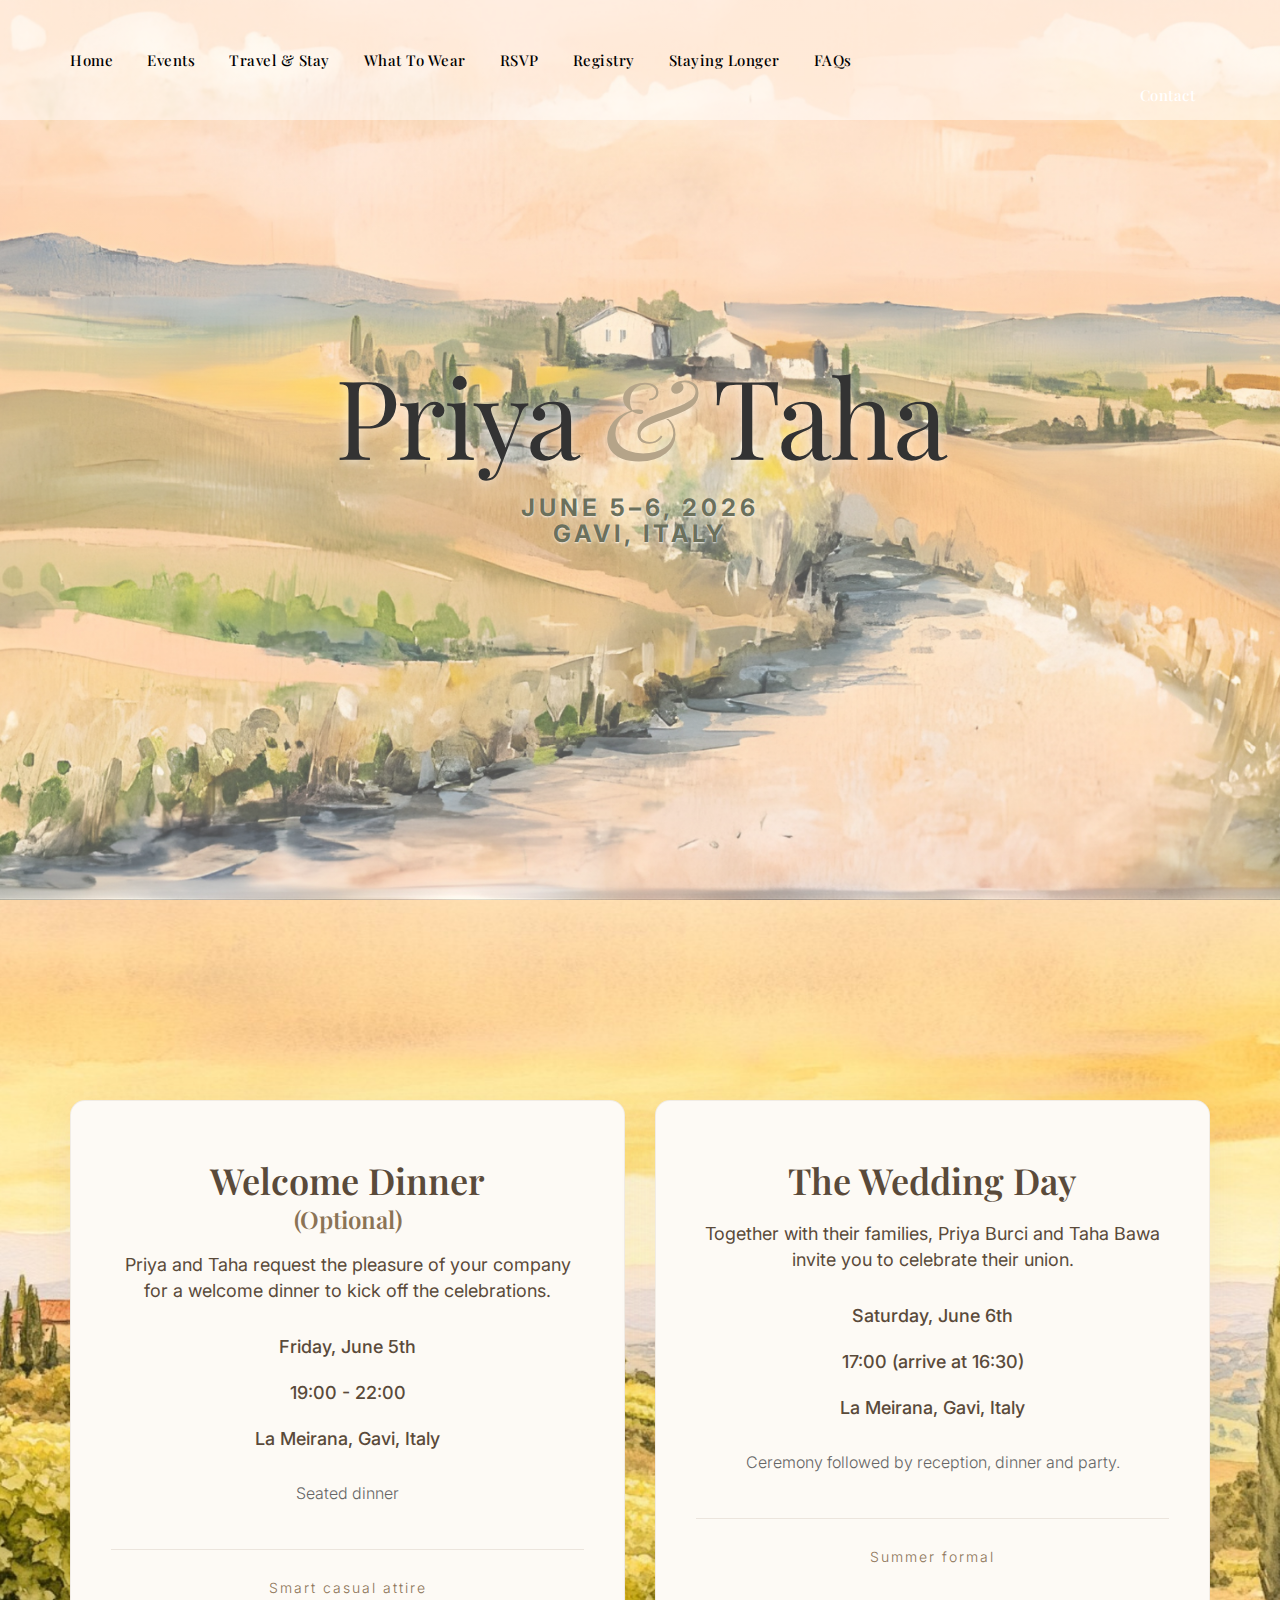
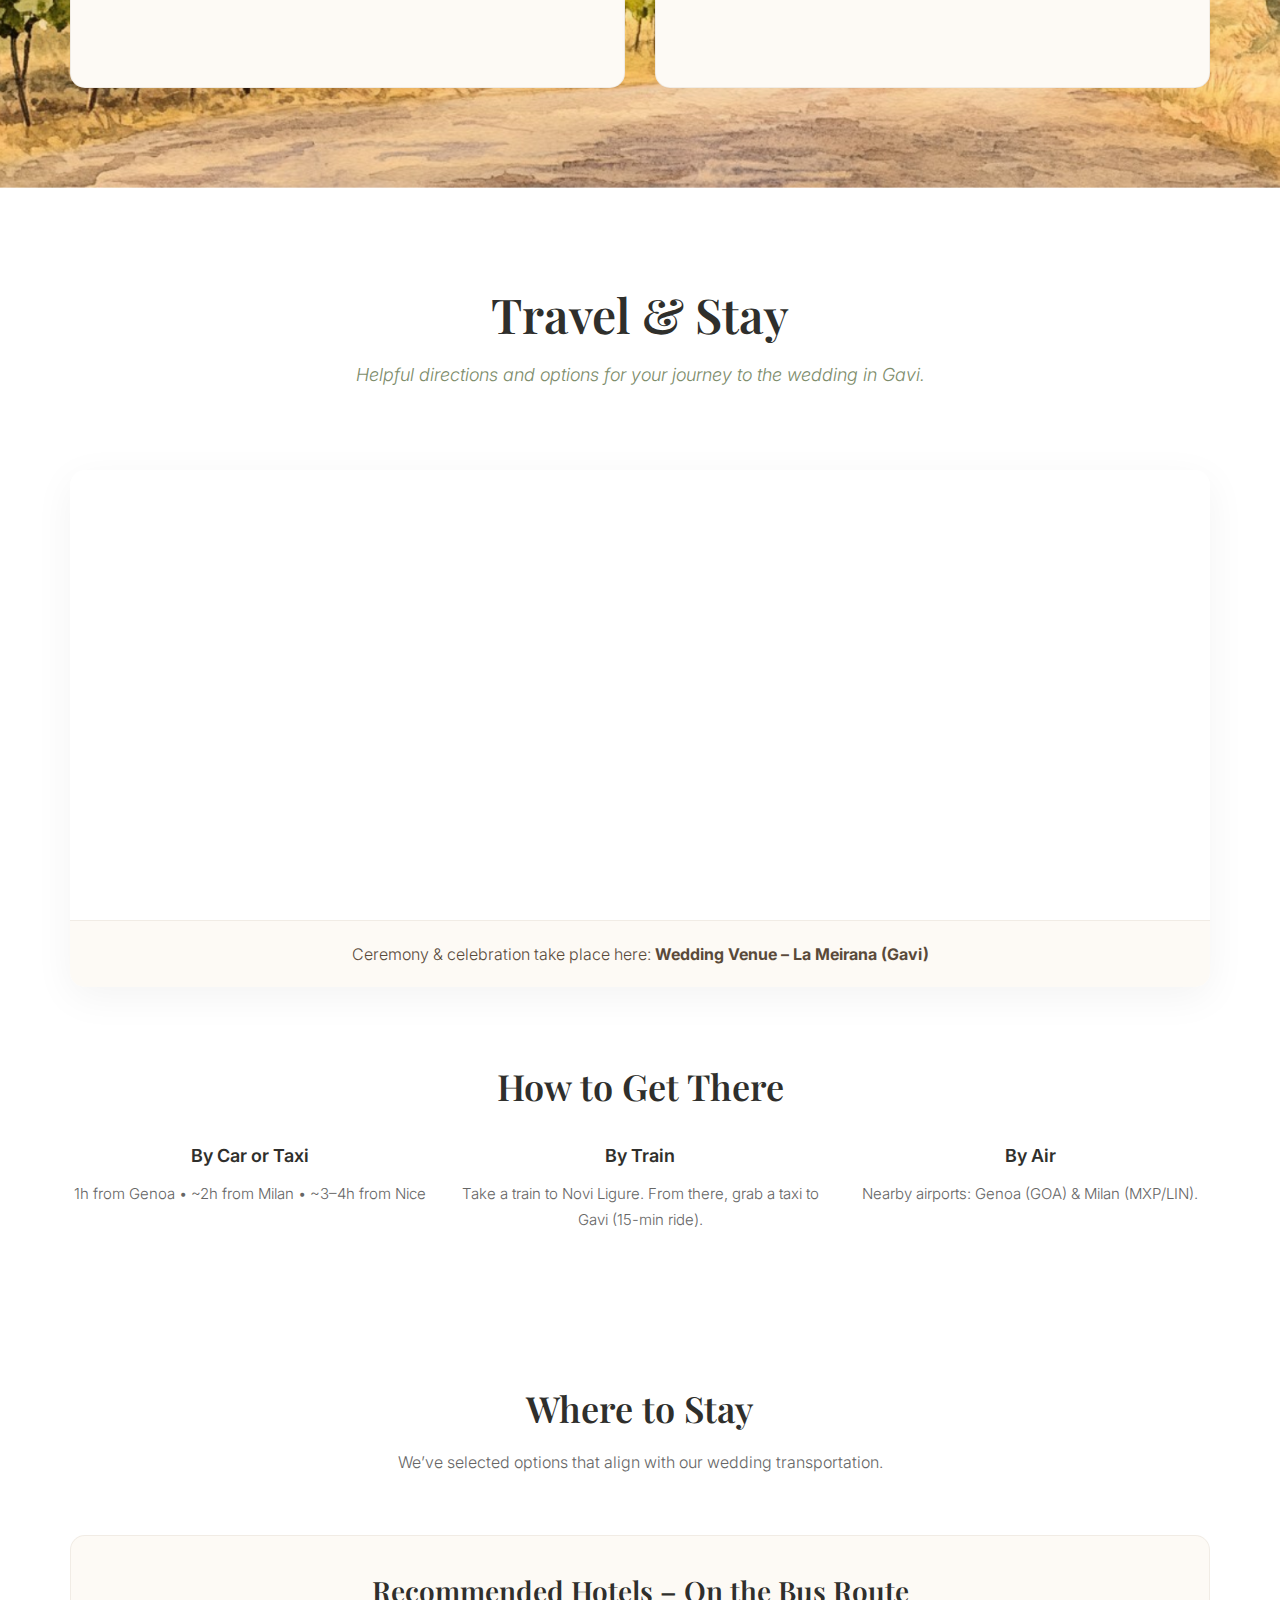
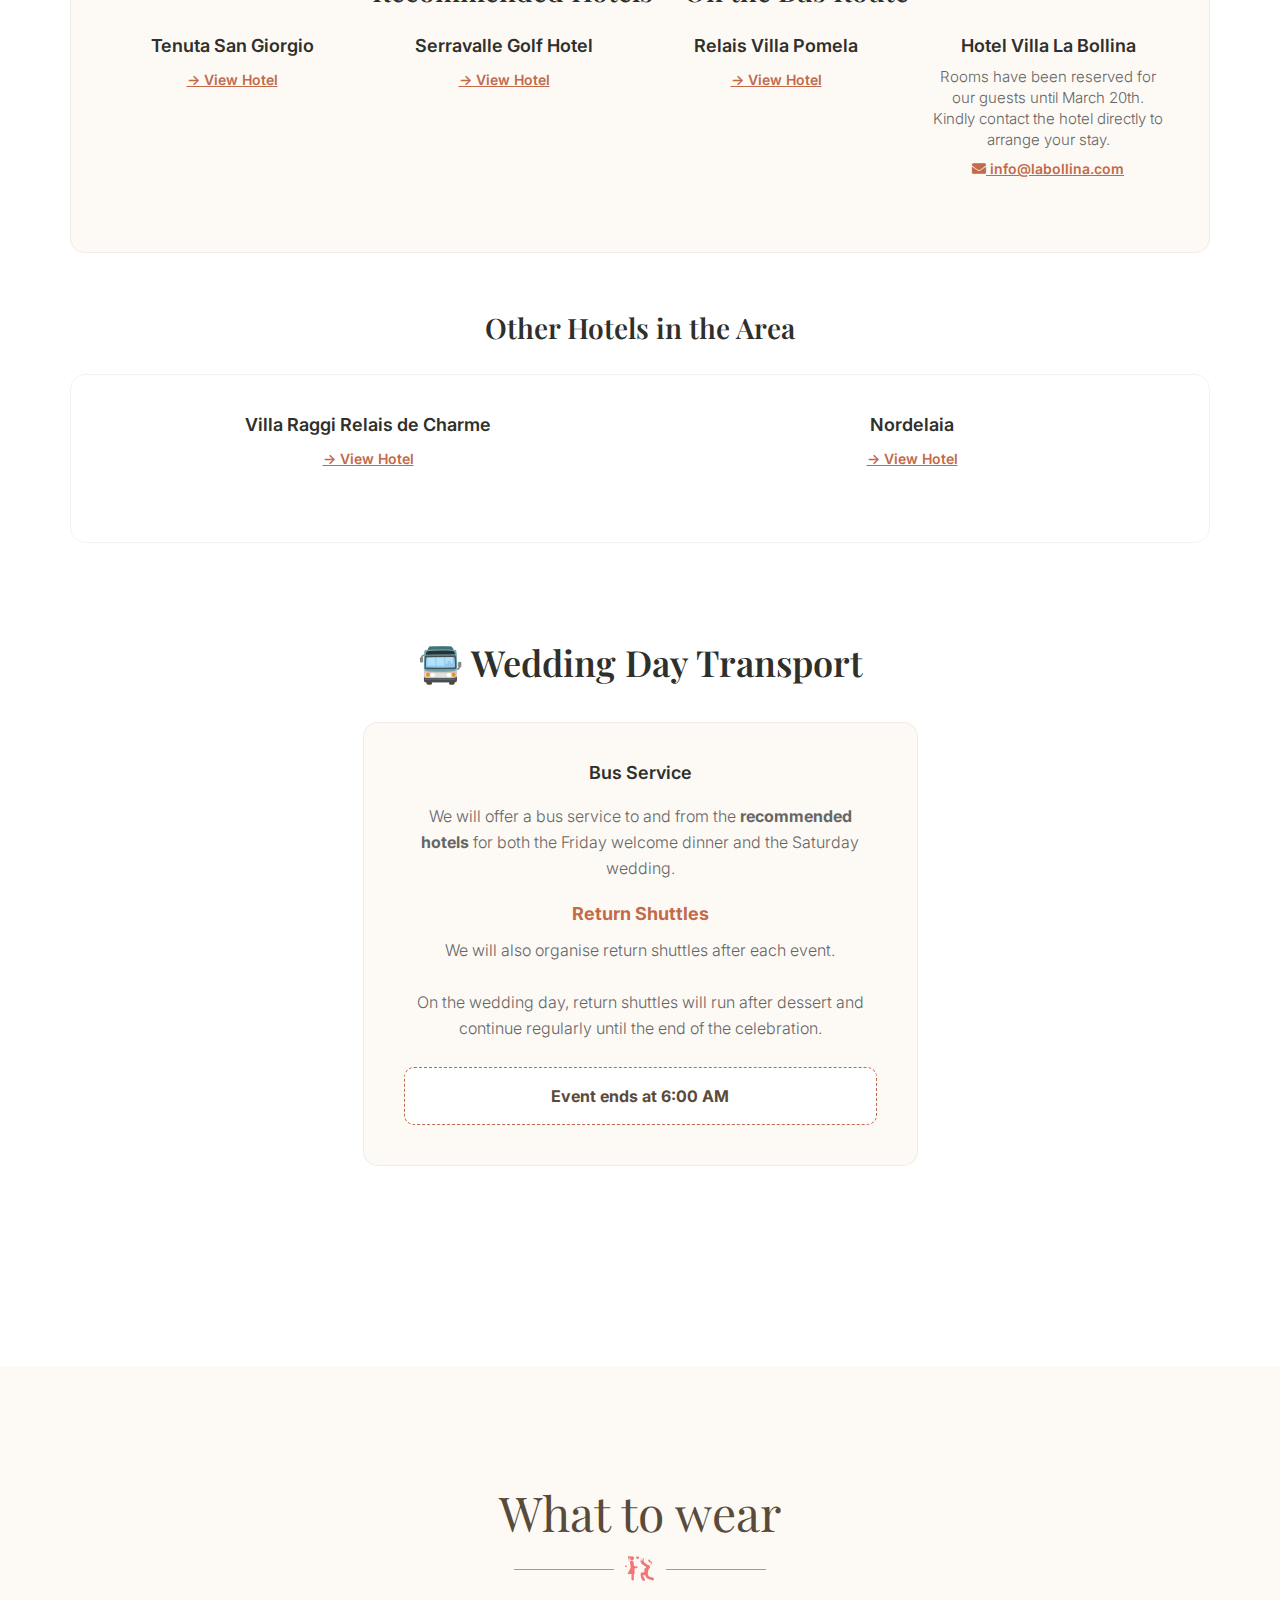
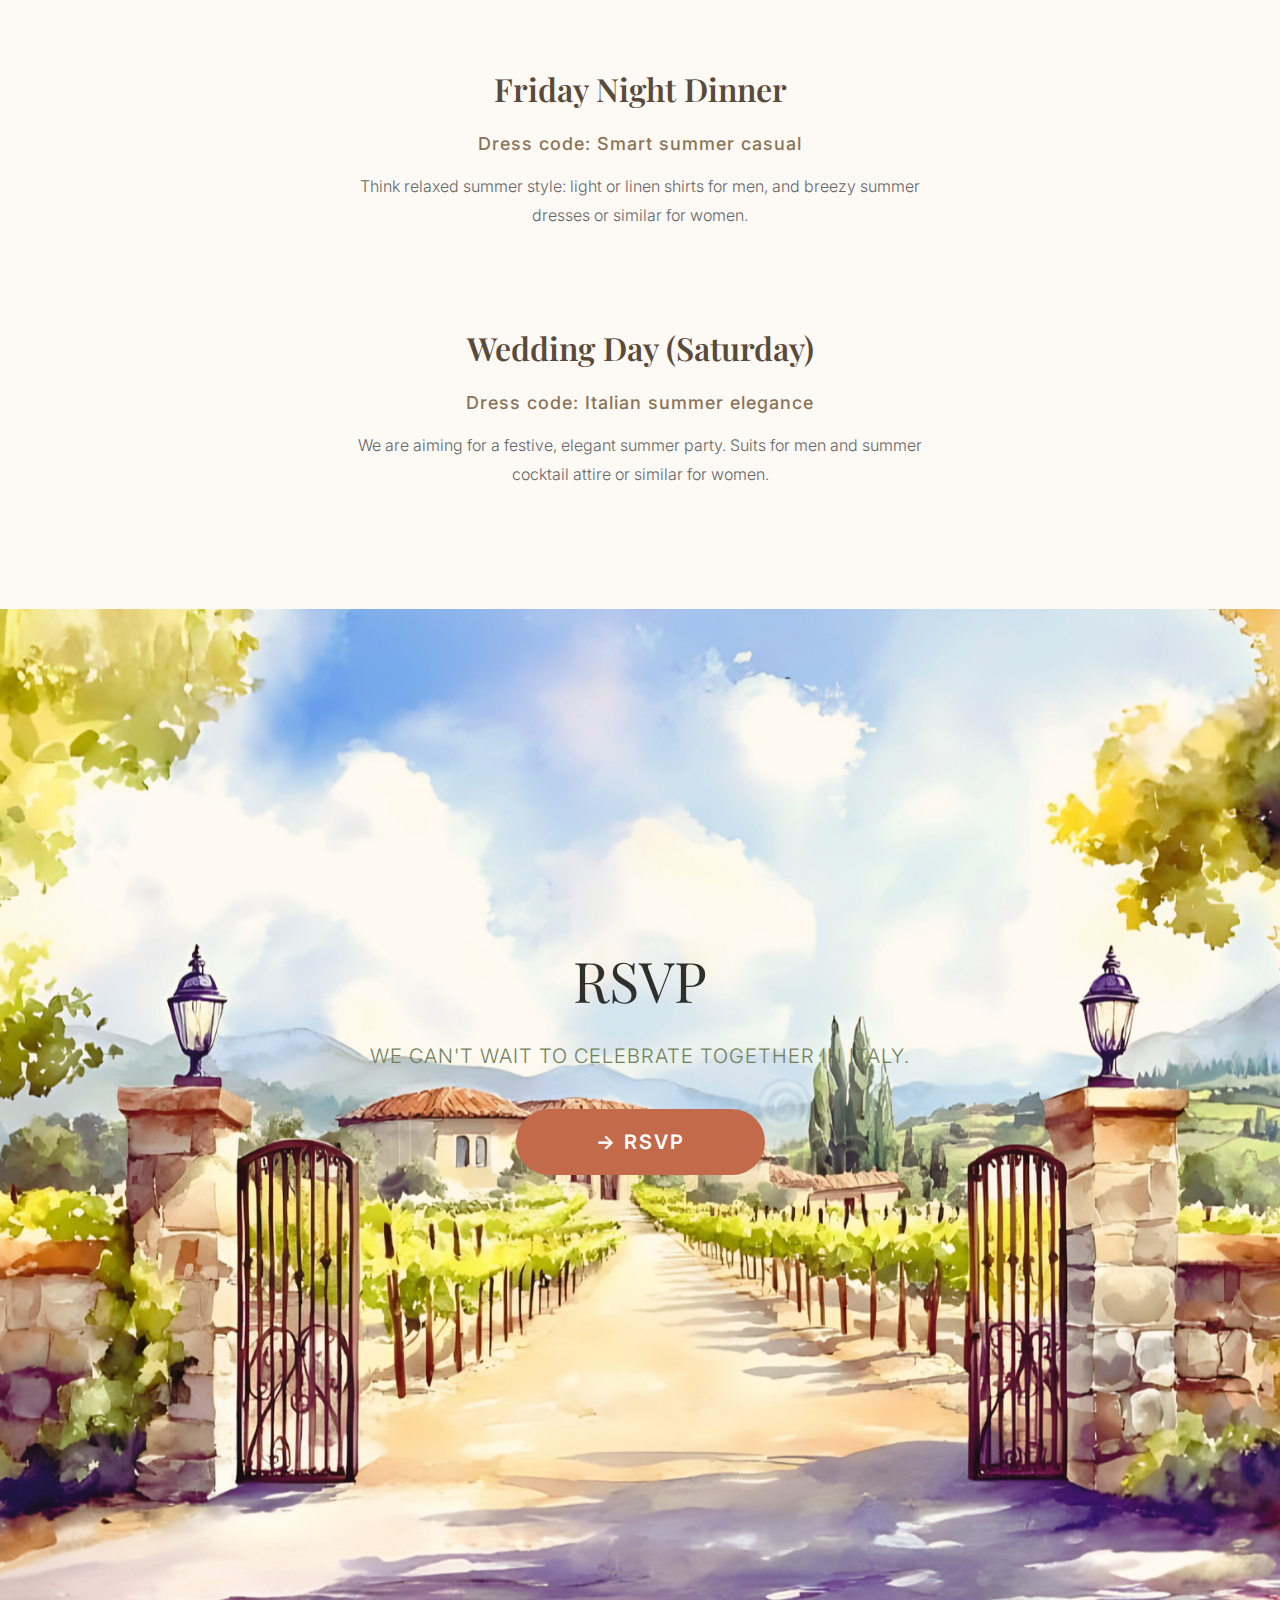
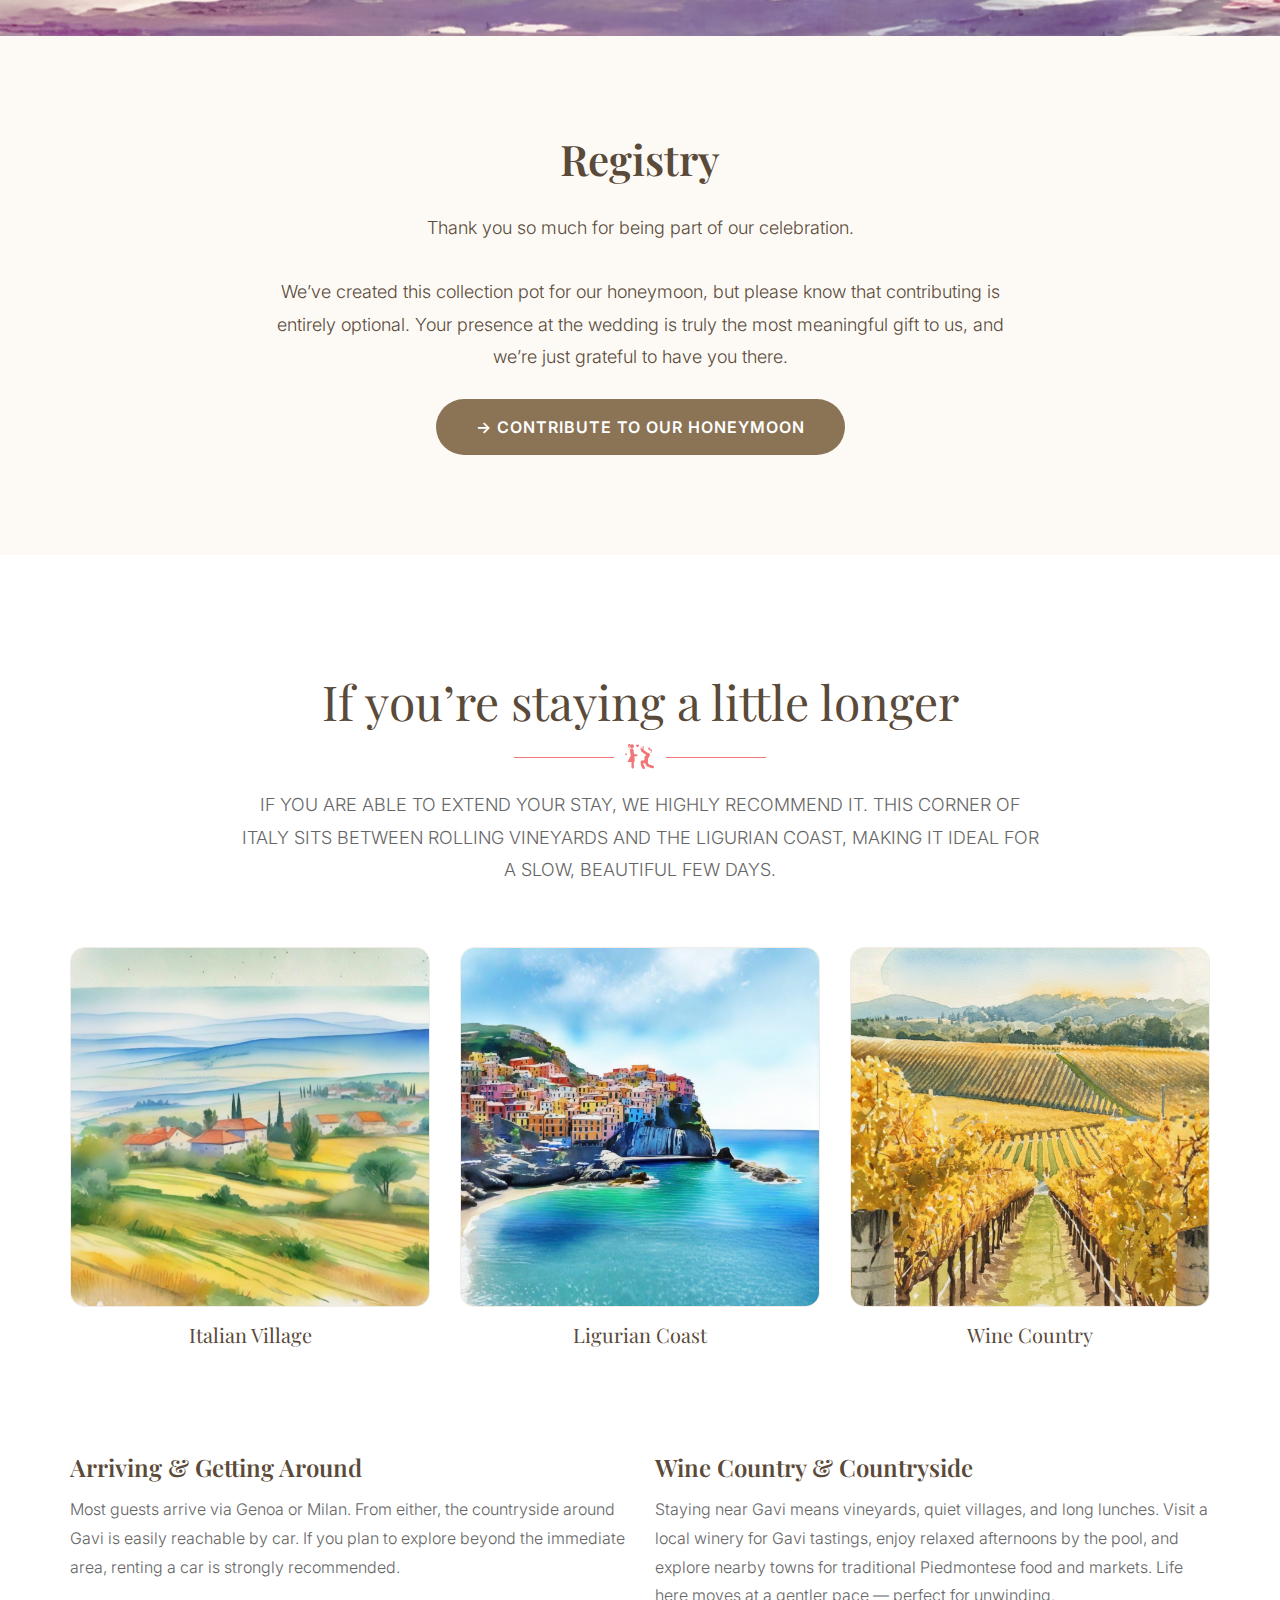
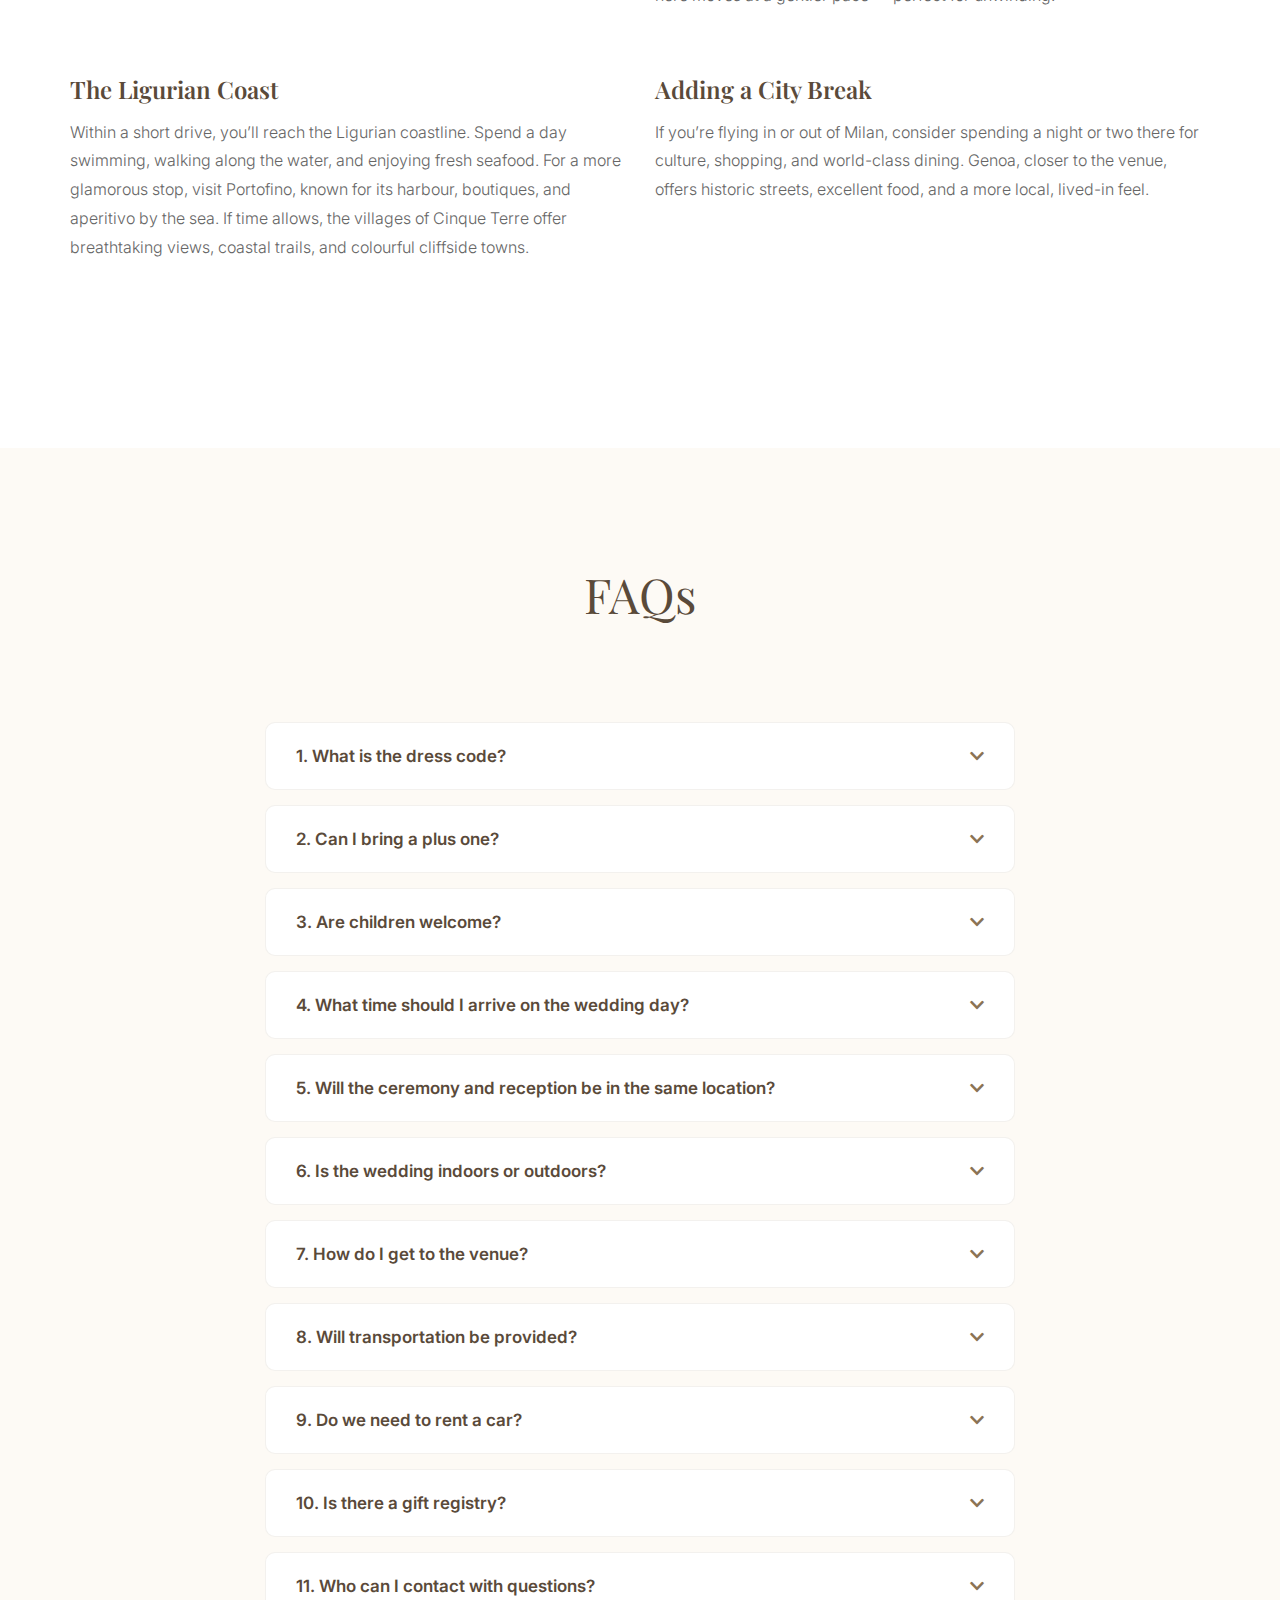
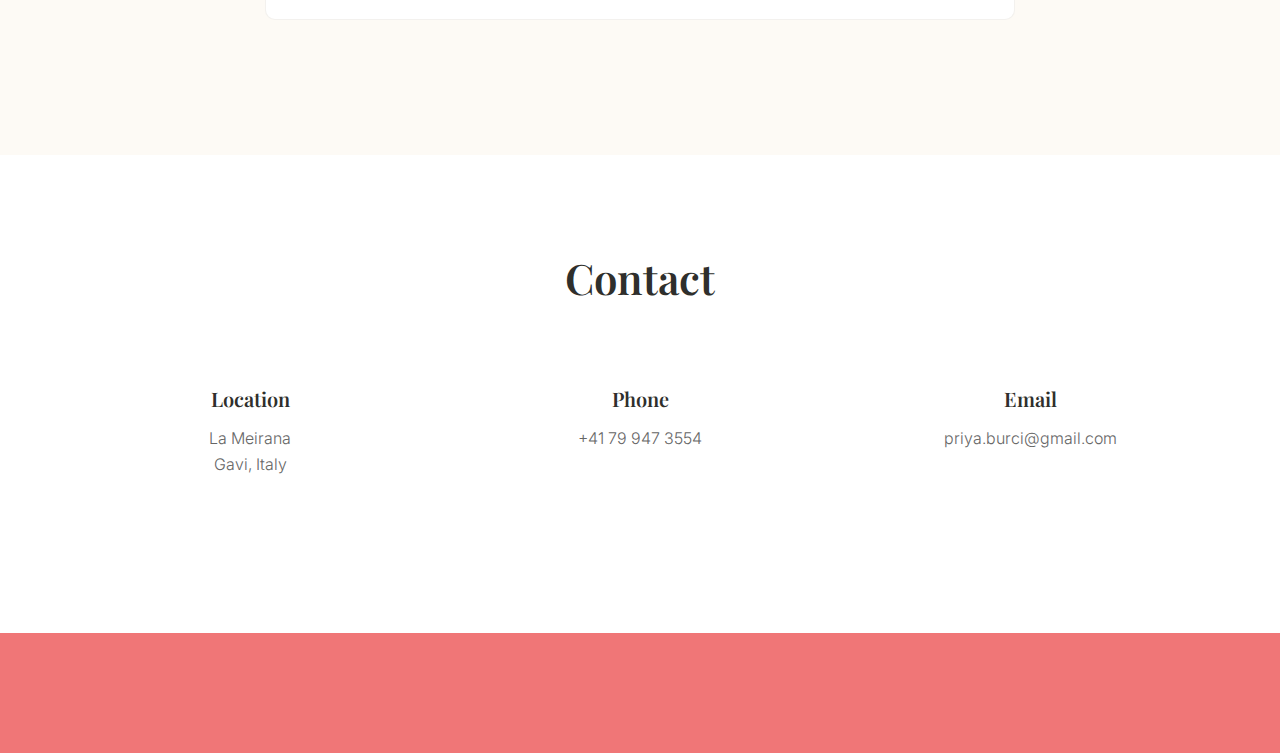
<file: index.html>
<!doctype html>
<html class="no-js" lang="en">

<head>
    <meta charset="utf-8">
    <meta http-equiv="x-ua-compatible" content="ie=edge">
    <meta name="viewport" content="width=device-width, initial-scale=1">
    <meta name="robots" content="noindex, nofollow">

    <!--Theme Title-->
    <title>Priya & Taha - Wedding Invitation</title>
    <meta name="description" content="">

    <!-- Place favicon.ico in the root directory -->

    <!-- All css Here -->
    <!-- All plugins css -->
    <link rel="stylesheet" href="assets/css/allplugins.css">
    <!-- Style css -->
    <link rel="stylesheet" href="assets/style.css?v=3">
    <!-- Responsive css -->
    <link rel="stylesheet" href="assets/css/responsive.css">
    <!-- Magnific Popup css -->
    <link rel="stylesheet" href="assets/css/magnific-popup.css">

    <!-- Customization css -->
    <!--If u need any change then use this css file-->
    <link rel="stylesheet" href="assets/css/custom.css">

    <!-- Modernizr JavaScript -->
    <script src="assets/js/vendor/modernizr-2.8.3.min.js"></script>

    <!-- Google Fonts for Editorial Look -->
    <link
        href="https://fonts.googleapis.com/css2?family=Playfair+Display:ital,wght@0,400;0,700;1,400&family=Inter:wght@300;400;600&display=swap"
        rel="stylesheet">
    <style>
        body {
            font-family: 'Inter', sans-serif;
        }

        h1,
        h2,
        h3,
        .section_heading h2 {
            font-family: 'Playfair Display', serif;
        }
    </style>

    <!-- HTML5 shim and Respond.js for IE8 support of HTML5 elements and media queries -->
    <!-- WARNING: Respond.js doesn't work if you view the page via file:// -->
    <!--[if lt IE 9]>
            <script src="https://oss.maxcdn.com/html5shiv/3.7.3/html5shiv.min.js"></script>
            <script src="https://oss.maxcdn.com/respond/1.4.2/respond.min.js"></script>
        <![endif]-->
</head>

<body>



    <!--Header area start here-->
    <header id="sticky">
        <div class="container">
            <div class="row">
                <div class="col-md-12 col-sm-12 col-xs-12">
                    <div class="main-menu menu_scroll hidden-xs">
                        <nav>
                            <ul>
                                <li><a href="#0">Home</a></li>
                                <li><a href="#1">Events</a></li>
                                <li><a href="#2">Travel & Stay</a></li>
                                <li><a href="#3">What to Wear</a></li>
                                <li><a href="#4">RSVP</a></li>
                                <li><a href="#5">Registry</a></li>
                                <li><a href="#6">Staying Longer</a></li>
                                <li><a href="#7">FAQs</a></li>
                                <li><a href="#8">Contact</a></li>
                            </ul>
                        </nav>
                    </div>
                </div>
            </div>
        </div>
        <!--Responsive Menu area-->
        <div class="mobilemenu">
            <div class="mobile-menu menu_scroll visible-xs">
                <nav>
                    <ul>
                        <li><a href="#0">Home</a></li>
                        <li><a href="#1">Events</a></li>
                        <li><a href="#2">Travel & Stay</a></li>
                        <li><a href="#3">What to Wear</a></li>
                        <li><a href="#4">RSVP</a></li>
                        <li><a href="#5">Registry</a></li>
                        <li><a href="#6">Staying Longer</a></li>
                        <li><a href="#7">FAQs</a></li>
                        <li><a href="#8">Contact</a></li>
                    </ul>
                </nav>
            </div>
        </div>
        <!--Responsive Menu area End-->
    </header>
    <!--Header area end here-->
    <!--Slider area start here-->
    <section section-scroll="0" class="slider-area">
        <div class="container-fluid">
            <div class="row">
                <div class="col-md-12 col-sm-12 col-xs-12 pd-0">
                    <div class="slider_home">
                        <div class="item one">
                            <div class="container">
                                <div class="row">
                                    <div class="col-sm-12">
                                        <div class="content">
                                            <h2 class="wow animated fadeInUp" data-wow-duration="1.5s"
                                                data-wow-delay="0.3s">Priya
                                                <span>&</span> Taha
                                            </h2>
                                            <p class="wow animated fadeInDown" data-wow-duration="1.5s"
                                                data-wow-delay="0.6s" style="font-size: 24px; margin-top: 20px;">June
                                                5–6, 2026<br>Gavi, Italy
                                            </p>
                                        </div>
                                    </div>
                                </div>
                            </div>
                        </div>
                    </div>
                </div>
            </div>
        </div>
    </section>
    <!--Slider area End here-->


    <!--persons area End here-->


    <!--Event area start here-->
    <section section-scroll="1" class="event-area section2">
        <div class="container">
            <!-- Side-by-Side Events -->
            <div class="row" style="display: flex; flex-wrap: wrap; justify-content: center; margin-top: 100px;">

                <!-- Friday Card -->
                <div class="col-md-6 col-sm-12" style="margin-bottom: 30px;">
                    <div class="event-card"
                        style="background: #fdfaf5; padding: 60px 40px; text-align: center; box-shadow: 0 10px 40px rgba(139, 115, 85, 0.08); border-radius: 15px; border: 1px solid rgba(139, 115, 85, 0.1); height: 100%;">
                        <h2
                            style="font-size: 36px; margin-bottom: 20px; color: #5a4a3a; font-family: 'Playfair Display', serif;">
                            Welcome Dinner <span
                                style="font-size: 24px; display: block; margin-top: 5px; color: #8b7355;">(Optional)</span>
                        </h2>
                        <p
                            style="font-size: 18px; color: #5a4a3a; margin-bottom: 25px; font-weight: 400; font-family: 'Inter', sans-serif;">
                            Priya and Taha request the pleasure of your company for a welcome dinner to kick off the
                            celebrations.</p>
                        <div style="color: #666; line-height: 2; font-family: 'Inter', sans-serif;">
                            <p style="margin-bottom: 10px; font-weight: 500; color: #5a4a3a; font-size: 18px;">
                                Friday, June 5th</p>
                            <p style="margin-bottom: 10px; font-weight: 500; color: #5a4a3a; font-size: 18px;">19:00
                                - 22:00</p>
                            <p style="margin-bottom: 20px; font-weight: 500; color: #5a4a3a; font-size: 18px;">La
                                Meirana, Gavi, Italy</p>
                            <p>Seated dinner</p>
                        </div>
                        <div
                            style="margin-top: 40px; padding-top: 25px; border-top: 1px solid rgba(139, 115, 85, 0.15);">
                            <p style="font-size: 14px; color: #8b7355; letter-spacing: 2px;">
                                Smart casual attire</p>
                        </div>
                    </div>
                </div>

                <!-- Saturday Card -->
                <div class="col-md-6 col-sm-12" style="margin-bottom: 30px;">
                    <div class="event-card"
                        style="background: #fdfaf5; padding: 60px 40px; text-align: center; box-shadow: 0 10px 40px rgba(139, 115, 85, 0.08); border-radius: 15px; border: 1px solid rgba(139, 115, 85, 0.1); height: 100%;">
                        <h2
                            style="font-size: 36px; margin-bottom: 20px; color: #5a4a3a; font-family: 'Playfair Display', serif;">
                            The Wedding Day</h2>
                        <p
                            style="font-size: 18px; color: #5a4a3a; margin-bottom: 25px; font-weight: 400; font-family: 'Inter', sans-serif;">
                            Together with their families, Priya Burci and Taha Bawa invite you to celebrate their
                            union.</p>
                        <div style="color: #666; line-height: 2; font-family: 'Inter', sans-serif;">
                            <p style="margin-bottom: 10px; font-weight: 500; color: #5a4a3a; font-size: 18px;">
                                Saturday, June 6th</p>
                            <p style="margin-bottom: 10px; font-weight: 500; color: #5a4a3a; font-size: 18px;">17:00
                                (arrive at 16:30)
                            </p>
                            <p style="margin-bottom: 20px; font-weight: 500; color: #5a4a3a; font-size: 18px;">La
                                Meirana, Gavi, Italy</p>
                            <p>Ceremony followed by reception, dinner and party.</p>
                        </div>
                        <div
                            style="margin-top: 40px; padding-top: 25px; border-top: 1px solid rgba(139, 115, 85, 0.15);">
                            <p style="font-size: 14px; color: #8b7355; letter-spacing: 2px;">
                                Summer formal</p>
                        </div>
                    </div>
                </div>
            </div>
        </div>
    </section>
    <!--Event area End here-->

    <!--Travel & Stay area start here-->
    <section id="travel" section-scroll="2" class="travel-stay-redesign" style="background: #fff; padding: 100px 0;">
        <div class="container">
            <!-- 1. Hero Block -->
            <div class="travel-hero" style="text-align: center; margin-bottom: 80px;">
                <h2
                    style="font-family: 'Playfair Display', serif; font-size: 48px; color: var(--color-warm-charcoal); margin-bottom: 20px;">
                    Travel & Stay</h2>
                <p class="subline"
                    style="font-size: 18px; color: var(--color-olive); max-width: 700px; margin: 0 auto; line-height: 1.6;">
                    Helpful directions and options for your journey to the wedding in Gavi.</p>
            </div>

            <!-- 2. Interactive Venue Map -->
            <div id="venue-map" class="map-card"
                style="margin-bottom: 80px; border-radius: 15px; overflow: hidden; box-shadow: 0 10px 40px rgba(0,0,0,0.05);">
                <iframe
                    src="https://www.google.com/maps/embed?pb=!1m18!1m12!1m3!1d2836.432363162811!2d8.7893811!3d44.7119713!2m3!1f0!2f0!3f0!3m2!1i1024!2i768!4f13.1!3m3!1m2!1s0x47876113cb896823%3A0x9aec58e66dc8e855!2sLa%20Meirana!5e0!3m2!1sen!2sit!4v1707474000000!5m2!1sen!2sit"
                    width="100%" height="450" style="border:0;" allowfullscreen="" loading="lazy"></iframe>
                <div class="map-label"
                    style="background: #fdfaf5; padding: 20px; text-align: center; font-size: 16px; color: #5a4a3a; border-top: 1px solid rgba(139, 115, 85, 0.1);">
                    Ceremony & celebration take place here: <strong>Wedding Venue – La Meirana (Gavi)</strong>
                </div>
            </div>

            <!-- 3. How to Get There -->
            <div id="getting-there" class="travel-tabs" style="margin-bottom: 100px;">
                <div class="row">
                    <div class="col-md-12 text-center">
                        <h3
                            style="font-family: 'Playfair Display', serif; font-size: 36px; color: var(--color-warm-charcoal); margin-bottom: 40px;">
                            How to Get There</h3>
                    </div>
                </div>
                <div class="row">
                    <div class="col-md-4 text-center" style="margin-bottom: 30px;">
                        <h4 style="color: var(--color-warm-charcoal); margin-bottom: 15px;">By Car or Taxi</h4>
                        <p style="color: #666; font-size: 15px;">1h from Genoa • ~2h from Milan • ~3–4h from Nice</p>
                    </div>
                    <div class="col-md-4 text-center" style="margin-bottom: 30px;">
                        <h4 style="color: var(--color-warm-charcoal); margin-bottom: 15px;">By Train</h4>
                        <p style="color: #666; font-size: 15px;">Take a train to Novi Ligure. From there, grab a taxi to
                            Gavi (15-min ride).</p>
                    </div>
                    <div class="col-md-4 text-center" style="margin-bottom: 30px;">
                        <h4 style="color: var(--color-warm-charcoal); margin-bottom: 15px;">By Air</h4>
                        <p style="color: #666; font-size: 15px;">Nearby airports: Genoa (GOA) & Milan (MXP/LIN).</p>
                    </div>
                </div>
            </div>

            <!-- 4. Accommodations -->
            <div id="where-to-stay" class="accommodation-section" style="margin-bottom: 100px;">
                <div class="row">
                    <div class="col-md-12 text-center" style="margin-bottom: 60px;">
                        <h3
                            style="font-family: 'Playfair Display', serif; font-size: 36px; color: var(--color-warm-charcoal); margin-bottom: 20px;">
                            Where to Stay</h3>
                        <p style="color: #666; max-width: 600px; margin: 0 auto;">We’ve selected options that align with
                            our wedding transportation.</p>
                    </div>
                </div>

                <div class="row">
                    <!-- Featured Hotels -->
                    <div class="col-md-12" style="margin-bottom: 60px;">
                        <div
                            style="background: #fdfaf5; padding: 40px; border-radius: 15px; border: 1px solid rgba(139, 115, 85, 0.1);">
                            <div
                                style="display: flex; align-items: center; justify-content: center; gap: 10px; margin-bottom: 30px;">
                                <h4 style="margin: 0; font-family: 'Playfair Display', serif; font-size: 28px;">
                                    Recommended Hotels – On the Bus Route</h4>
                            </div>
                            <div class="row">
                                <!-- Tenuta San Giorgio -->
                                <div class="col-md-3 text-center" style="margin-bottom: 30px;">
                                    <h5 style="font-size: 18px; margin-bottom: 10px;">Tenuta San Giorgio</h5>
                                    <a href="https://www.booking.com/hotel/it/guest-house-cascina-san-giorgio.en-gb.html?label=[base64]&sid=02ef23a163dc7b03d71ea8993ada62c2&aid=1288233&ucfs=1&checkin=2025-06-19&checkout=2025-06-22&dest_id=-123159&dest_type=city&group_adults=2&no_rooms=1&group_children=0&nflt=ht_id%3D204&srpvid=440f5ab66e3f0415&srepoch=1764334535&matching_block_id=761362502_333285666_0_1_0_802230&atlas_src=sr_iw_title"
                                        target="_blank" class="btn-text-only"
                                        style="color: var(--color-terracotta); font-weight: 600;">→ View Hotel</a>
                                </div>
                                <!-- Serravalle Golf Hotel -->
                                <div class="col-md-3 text-center" style="margin-bottom: 30px;">
                                    <h5 style="font-size: 18px; margin-bottom: 10px;">Serravalle Golf Hotel</h5>
                                    <a href="https://www.booking.com/hotel/it/la-bollina.en-gb.html?label=[base64]&sid=02ef23a163dc7b03d71ea8993ada62c2&aid=1288233&ucfs=1&checkin=2025-06-19&checkout=2025-06-22&dest_id=-123159&dest_type=city&group_adults=2&no_rooms=1&group_children=0&nflt=ht_id%3D204&srpvid=440f5ab66e3f0415&srepoch=1764334535&matching_block_id=8379804_407940307_0_1_0&atlas_src=sr_iw_title"
                                        target="_blank" class="btn-text-only"
                                        style="color: var(--color-terracotta); font-weight: 600;">→ View Hotel</a>
                                </div>
                                <!-- Relais Villa Pomela -->
                                <div class="col-md-3 text-center" style="margin-bottom: 30px;">
                                    <h5 style="font-size: 18px; margin-bottom: 10px;">Relais Villa Pomela</h5>
                                    <a href="https://www.booking.com/hotel/it/relais-villa-pomela.en-gb.html?aid=356930&label=[base64]&sid=26e77b4df282b551263be300ea62b69d&checkin=2025-06-20&checkout=2025-06-22&dest_id=236908&dest_type=hotel&dist=0&do_availability_check=1&group_adults=2&group_children=0&hp_avform=1&hp_group_set=0&no_rooms=1&origin=hp&sb_price_type=total&src=hotel&type=total&#availability_target"
                                        target="_blank" class="btn-text-only"
                                        style="color: var(--color-terracotta); font-weight: 600;">→ View Hotel</a>
                                </div>
                                <!-- Hotel Villa La Bollina -->
                                <div class="col-md-3 text-center" style="margin-bottom: 30px;">
                                    <h5 style="font-size: 18px; margin-bottom: 10px;">Hotel Villa La Bollina</h5>
                                    <p style="font-size: 15px; color: #666; margin-bottom: 5px; line-height: 1.4;">
                                        Rooms have been reserved for our guests until March 20th.<br>
                                        Kindly contact the hotel directly to arrange your stay.
                                    </p>
                                    <a href="mailto:info@labollina.com" class="btn-text-only"
                                        style="color: var(--color-terracotta); font-weight: 600;"><i
                                            class="fas fa-envelope"></i>
                                        info@labollina.com</a>
                                </div>
                            </div>
                        </div>
                    </div>

                    <!-- Other Hotels -->
                    <div class="col-md-12" style="margin-bottom: 100px;">
                        <h4
                            style="margin: 0 0 30px; font-family: 'Playfair Display', serif; font-size: 28px; text-align: center;">
                            Other Hotels in the Area</h4>
                        <div style="padding: 40px; border-radius: 15px; border: 1px solid rgba(0,0,0,0.05);">
                            <div class="row">
                                <div class="col-md-6 text-center" style="margin-bottom: 30px;">
                                    <h5 style="font-size: 18px; margin-bottom: 10px;">Villa Raggi Relais de Charme</h5>
                                    <a href="https://www.booking.com/hotel/it/villa-raggi.en-gb.html?aid=356930&label=[base64]&sid=26e77b4df282b551263be300ea62b69d&all_sr_blocks=1115131201_384416074_2_1_0_911414&checkin=2025-12-10&checkout=2025-12-11&dest_id=11151312&dest_type=hotel&dist=0&group_adults=2&group_children=0&hapos=1&highlighted_blocks=1115131201_384416074_2_1_0_911414&hpos=1&matching_block_id=1115131201_384416074_2_1_0_911414&no_rooms=1&req_adults=2&req_children=0&room1=A%2CA&sb_price_type=total&sr_order=popularity&sr_pri_blocks=1115131201_384416074_2_1_0_911414_15320&srepoch=1764335643&srpvid=0a9e5d0b0d2200d1&type=total&ucfs=1&"
                                        target="_blank" class="btn-text-only"
                                        style="color: var(--color-terracotta); font-weight: 600;">→ View Hotel</a>
                                </div>
                                <div class="col-md-6 text-center" style="margin-bottom: 30px;">
                                    <h5 style="font-size: 18px; margin-bottom: 10px;">Nordelaia</h5>
                                    <a href="https://www.booking.com/hotel/it/nordelaia.en-gb.html?aid=1288233&label=[base64]&sid=26e77b4df282b551263be300ea62b69d&all_sr_blocks=700739706_288493883_0_1_0_730657&checkin=2025-06-20&checkout=2025-06-22&dest_id=-118340&dest_type=city&dist=0&group_adults=2&group_children=0&hapos=13&highlighted_blocks=700739706_288493883_0_1_0_730657&hpos=13&matching_block_id=700739706_288493883_0_1_0_730657&nflt=review_score%3D90%3Bhotelfacility%3D433&no_rooms=1&req_adults=2&req_children=0&room1=A%2CA&sb_price_type=total&sr_order=popularity&sr_pri_blocks=700739706_288493883_0_1_0_730657_93748&srepoch=1768650743&srpvid=af40534a44c90242&type=total&ucfs=1&#map_closed"
                                        target="_blank" class="btn-text-only"
                                        style="color: var(--color-terracotta); font-weight: 600;">→ View Hotel</a>
                                </div>
                            </div>
                        </div>
                    </div>
                </div>

                <!-- 5. Wedding Day Transport -->
                <div id="transport" class="transport-section" style="margin-bottom: 80px;">
                    <div class="row">
                        <div class="col-md-12 text-center">
                            <h3
                                style="font-family: 'Playfair Display', serif; font-size: 36px; color: var(--color-warm-charcoal); margin-bottom: 40px;">
                                🚍 Wedding Day Transport</h3>
                        </div>
                    </div>
                    <div class="row">
                        <div class="col-md-6 col-md-offset-3">
                            <div
                                style="background: #fdfaf5; padding: 40px; border-radius: 15px; text-align: center; border: 1px solid rgba(139, 115, 85, 0.1);">
                                <h4 style="color: var(--color-warm-charcoal); margin-bottom: 20px;">Bus Service</h4>
                                <p style="color: #666; margin-bottom: 20px;">We will offer a bus service to and from the
                                    <strong>recommended hotels</strong> for both the Friday welcome dinner and the
                                    Saturday wedding.
                                </p>
                                <p
                                    style="font-weight: 700; color: var(--color-terracotta); font-size: 18px; margin-bottom: 10px;">
                                    Return Shuttles</p>
                                <p style="color: #666;">We will also organise return shuttles after each
                                    event.<br><br>On
                                    the wedding day, return shuttles will run after dessert and continue regularly until
                                    the end of the celebration.</p>
                                <div
                                    style="margin-top: 25px; background: #fff; padding: 15px; border-radius: 10px; border: 1px dashed var(--color-terracotta);">
                                    <p style="margin: 0; font-weight: 700; color: #5a4a3a;">Event ends at 6:00 AM</p>
                                </div>
                            </div>
                        </div>
                    </div>
                </div>

            </div>
    </section>
    <!--Travel & Stay area End here-->

    <!--What to Wear Section start here-->
    <section id="what-to-wear" section-scroll="3" class="dress-code-area section"
        style="background: #fdfaf5; padding: 120px 0;">
        <div class="container">
            <div class="row">
                <div class="col-md-8 col-md-offset-2 text-center">
                    <div class="section_heading no-icon-after" style="margin-bottom: 80px;">
                        <h2
                            style="color: #5a4a3a; font-size: 48px; font-weight: 300; font-family: 'Playfair Display', serif; margin-bottom: 10px; text-transform: none;">
                            What to wear</h2>
                    </div>

                    <!-- Friday Night Dinner -->
                    <div class="attire-block" style="margin-bottom: 100px;">
                        <h3
                            style="font-family: 'Playfair Display', serif; font-size: 32px; color: #5a4a3a; margin-bottom: 25px; text-transform: none;">
                            Friday Night Dinner</h3>
                        <p
                            style="font-size: 18px; color: #8b7355; margin-bottom: 15px; font-weight: 500; text-transform: none; letter-spacing: 1px;">
                            Dress code: Smart summer casual</p>
                        <p style="font-size: 16px; color: #666; line-height: 1.8; max-width: 600px; margin: 0 auto;">
                            Think relaxed summer style: light or linen shirts for men, and breezy summer dresses or
                            similar for women.</p>
                    </div>

                    <!-- Wedding Day -->
                    <div class="attire-block">
                        <h3
                            style="font-family: 'Playfair Display', serif; font-size: 32px; color: #5a4a3a; margin-bottom: 25px; text-transform: none;">
                            Wedding Day (Saturday)</h3>
                        <p
                            style="font-size: 18px; color: #8b7355; margin-bottom: 15px; font-weight: 500; text-transform: none; letter-spacing: 1px;">
                            Dress code: Italian summer elegance</p>
                        <p style="font-size: 16px; color: #666; line-height: 1.8; max-width: 600px; margin: 0 auto;">
                            We are aiming for a festive, elegant summer party. Suits for men and summer cocktail attire
                            or similar for women.</p>
                    </div>
                </div>
            </div>
        </div>
    </section>
    <!--What to Wear Section End here-->
    <!--Rspv area start here-->
    <section section-scroll="4" class="rsvp-experience section bg-img"
        style="background-image: url('assets/images/bg4.png'); background-color: #fdfaf5; position: relative; padding: 0; width: 1920px; height: 1027px; left: 50%; transform: translateX(-50%); display: flex; align-items: center; justify-content: center; background-size: cover; background-position: center; background-repeat: no-repeat; overflow: hidden;">
        <div class="container">
            <div class="row">
                <div class="col-md-12 text-center">
                    <div class="section_heading rsvp-hero" style="margin-bottom: 40px; transform: translateY(-40px);">
                        <h2
                            style="font-family: 'Playfair Display', serif; font-size: 56px; color: var(--color-warm-charcoal); margin-bottom: 0;">
                            RSVP</h2>
                        <p
                            style="color: var(--color-olive); font-size: 20px; font-weight: 300; letter-spacing: 1px; margin-bottom: 40px; margin-top: -10px;">
                            We
                            can't wait to celebrate together in Italy.</p>

                        <a href="rsvp.html" class="btn-terracotta btn-large"
                            style="display: inline-block; padding: 20px 80px; background: var(--color-terracotta); color: #fff; border-radius: 50px; font-size: 20px; font-weight: 600; text-transform: uppercase; letter-spacing: 2px; transition: all 0.3s ease; width: auto; max-width: 400px; margin: 0 auto;">
                            → RSVP
                        </a>
                    </div>
                </div>
            </div>
        </div>
    </section>
    <!--Rspv area End here-->

    <!--Registry area start here-->
    <section id="registry" section-scroll="5" class="registry-area section"
        style="background: #fdfaf5; padding: 100px 0; position: relative; overflow: hidden;">

        <!-- Decorative Elements -->


        <div class="container">
            <div class="row">
                <div class="col-md-8 col-md-offset-2">
                    <!-- Registry Card -->
                    <div class="registry-card-modern" style="text-align: center;">
                        <!-- Header -->
                        <div class="registry-header-area">
                            <h2 class="registry-title-main"
                                style="font-family: 'Playfair Display', serif; font-size: 42px; color: #5a4a3a; margin-bottom: 30px;">
                                Registry</h2>
                        </div>

                        <!-- Main Message Section -->
                        <div class="registry-content-block">
                            <p class="registry-text-primary"
                                style="font-size: 18px; color: #5a4a3a; margin-bottom: 25px; line-height: 1.8;">
                                Thank you so much for being part of our celebration. <br><br>
                                We’ve created this collection pot for our honeymoon, but please know that contributing
                                is entirely optional. Your presence at the wedding is truly the most meaningful gift to
                                us, and we’re just grateful to have you there.
                            </p>
                        </div>

                        <!-- CTA Section -->
                        <div class="registry-cta-area">
                            <a href="https://app.collectionpot.com/pot/3459780" target="_blank"
                                class="btn-registry-stripe"
                                style="display: inline-block; padding: 15px 40px; background: #8b7355; color: #fff; border-radius: 50px; font-weight: 600; text-transform: uppercase; letter-spacing: 1px; transition: all 0.3s ease;">
                                → Contribute to Our Honeymoon
                            </a>
                        </div>
                    </div>
                </div>
            </div>
        </div>
    </section>
    <!--Registry area end here-->


    <!-- If You're Staying a Little Longer Section -->
    <section id="travel-guide" section-scroll="6" class="travel-guide-area section"
        style="background: #fff; padding: 120px 0;">
        <div class="container">
            <div class="row">
                <div class="col-md-10 col-md-offset-1 text-center">
                    <div class="section_heading no-icon-after" style="margin-bottom: 60px;">
                        <h2
                            style="color: #5a4a3a; font-size: 48px; font-weight: 300; font-family: 'Playfair Display', serif; margin-bottom: 20px; text-transform: none;">
                            If you’re staying a little longer</h2>
                        <p style="font-size: 18px; color: #666; max-width: 800px; margin: 0 auto; line-height: 1.8;">
                            If you are able to extend your stay, we highly recommend it. This corner of Italy sits
                            between rolling vineyards and the Ligurian coast, making it ideal for a slow, beautiful few
                            days.</p>
                    </div>
                </div>
            </div>

            <!-- Illustration Pass -->
            <div class="row" style="margin-bottom: 80px;">
                <div class="col-md-4 text-center">
                    <div
                        style="background: #fdfaf5; border-radius: 15px; border: 1px solid rgba(139, 115, 85, 0.1); margin-bottom: 15px; aspect-ratio: 1 / 1; overflow: hidden; display: flex; align-items: center; justify-content: center;">
                        <img src="assets/drawing/1.png" style="width: 100%; height: 100%; object-fit: cover;"
                            alt="Italian Village">
                    </div>
                    <p style="font-family: 'Playfair Display', serif; font-size: 20px; color: #5a4a3a;">Italian Village
                    </p>
                </div>
                <div class="col-md-4 text-center">
                    <div
                        style="background: #fdfaf5; border-radius: 15px; border: 1px solid rgba(139, 115, 85, 0.1); margin-bottom: 15px; aspect-ratio: 1 / 1; overflow: hidden; display: flex; align-items: center; justify-content: center;">
                        <img src="assets/drawing/2.png" style="width: 100%; height: 100%; object-fit: cover;"
                            alt="Ligurian Coast">
                    </div>
                    <p style="font-family: 'Playfair Display', serif; font-size: 20px; color: #5a4a3a;">Ligurian Coast
                    </p>
                </div>
                <div class="col-md-4 text-center">
                    <div
                        style="background: #fdfaf5; border-radius: 15px; border: 1px solid rgba(139, 115, 85, 0.1); margin-bottom: 15px; aspect-ratio: 1 / 1; overflow: hidden; display: flex; align-items: center; justify-content: center;">
                        <img src="assets/drawing/3.png" style="width: 100%; height: 100%; object-fit: cover;"
                            alt="Wine Country">
                    </div>
                    <p style="font-family: 'Playfair Display', serif; font-size: 20px; color: #5a4a3a;">Wine Country
                    </p>
                </div>
            </div>

            <div class="row">
                <div class="col-md-6" style="margin-bottom: 40px;">
                    <h3 style="font-family: 'Playfair Display', serif; color: #5a4a3a; margin-bottom: 15px;">Arriving &
                        Getting Around</h3>
                    <p style="color: #666; font-size: 16px; line-height: 1.8;">
                        Most guests arrive via Genoa or Milan. From either, the countryside around Gavi is easily
                        reachable by car. If you plan to explore beyond the immediate area, renting a car is strongly
                        recommended.</p>
                </div>
                <div class="col-md-6" style="margin-bottom: 40px;">
                    <h3 style="font-family: 'Playfair Display', serif; color: #5a4a3a; margin-bottom: 15px;">Wine
                        Country & Countryside</h3>
                    <p style="color: #666; font-size: 16px; line-height: 1.8;">
                        Staying near Gavi means vineyards, quiet villages, and long lunches. Visit a local winery for
                        Gavi tastings, enjoy relaxed afternoons by the pool, and explore nearby towns for traditional
                        Piedmontese food and markets. Life here moves at a gentler pace — perfect for unwinding.</p>
                </div>
                <div class="col-md-6" style="margin-bottom: 40px;">
                    <h3 style="font-family: 'Playfair Display', serif; color: #5a4a3a; margin-bottom: 15px;">The
                        Ligurian Coast</h3>
                    <p style="color: #666; font-size: 16px; line-height: 1.8;">
                        Within a short drive, you’ll reach the Ligurian coastline. Spend a day swimming, walking along
                        the water, and enjoying fresh seafood. For a more glamorous stop, visit Portofino, known for its
                        harbour, boutiques, and aperitivo by the sea. If time allows, the villages of Cinque Terre offer
                        breathtaking views, coastal trails, and colourful cliffside towns.</p>
                </div>
                <div class="col-md-6" style="margin-bottom: 40px;">
                    <h3 style="font-family: 'Playfair Display', serif; color: #5a4a3a; margin-bottom: 15px;">Adding a
                        City Break</h3>
                    <p style="color: #666; font-size: 16px; line-height: 1.8;">
                        If you’re flying in or out of Milan, consider spending a night or two there for culture,
                        shopping, and world-class dining. Genoa, closer to the venue, offers historic streets, excellent
                        food, and a more local, lived-in feel.</p>
                </div>
            </div>
        </div>
    </section>

    <!-- Final FAQs Section -->
    <section id="faqs" section-scroll="7" class="faq-area section" style="background: #fdfaf5; padding: 120px 0;">
        <div class="container">
            <div class="row">
                <div class="col-md-12 text-center">
                    <div class="section_heading no-icon-after" style="margin-bottom: 60px;">
                        <h2
                            style="color: #5a4a3a; font-size: 48px; font-weight: 300; font-family: 'Playfair Display', serif; text-transform: none;">
                            FAQs</h2>
                    </div>
                </div>
            </div>
            <div class="row">
                <div class="col-md-8 col-md-offset-2">
                    <!-- 1 -->
                    <div class="travel-item" style="margin-bottom: 15px;">
                        <div class="travel-question"
                            style="background: #fff; padding: 20px 30px; border-radius: 10px; cursor: pointer; display: flex; justify-content: space-between; align-items: center; border: 1px solid rgba(139, 115, 85, 0.1);">
                            <span style="font-weight: 600; color: #5a4a3a; font-size: 17px;">1. What is the dress
                                code?</span>
                            <i class="fas fa-chevron-down" style="color: #8b7355;"></i>
                        </div>
                        <div class="travel-answer"
                            style="max-height: 0; overflow: hidden; transition: max-height 0.3s ease;">
                            <div style="padding: 20px 30px; line-height: 1.8; color: #666;">
                                Please see our <a href="#what-to-wear" class="faq-link"
                                    style="color: var(--color-terracotta); font-weight: 600;">What to Wear</a> section
                                for details on Friday vs Saturday dress codes.
                            </div>
                        </div>
                    </div>
                    <!-- 2 -->
                    <div class="travel-item" style="margin-bottom: 15px;">
                        <div class="travel-question"
                            style="background: #fff; padding: 20px 30px; border-radius: 10px; cursor: pointer; display: flex; justify-content: space-between; align-items: center; border: 1px solid rgba(139, 115, 85, 0.1);">
                            <span style="font-weight: 600; color: #5a4a3a; font-size: 17px;">2. Can I bring a plus
                                one?</span>
                            <i class="fas fa-chevron-down" style="color: #8b7355;"></i>
                        </div>
                        <div class="travel-answer"
                            style="max-height: 0; overflow: hidden; transition: max-height 0.3s ease;">
                            <div style="padding: 20px 30px; line-height: 1.8; color: #666;">
                                Yes please! Please do remember to put their name in the RSVP and choose their meals!
                            </div>
                        </div>
                    </div>
                    <!-- 3 -->
                    <div class="travel-item" style="margin-bottom: 15px;">
                        <div class="travel-question"
                            style="background: #fff; padding: 20px 30px; border-radius: 10px; cursor: pointer; display: flex; justify-content: space-between; align-items: center; border: 1px solid rgba(139, 115, 85, 0.1);">
                            <span style="font-weight: 600; color: #5a4a3a; font-size: 17px;">3. Are children
                                welcome?</span>
                            <i class="fas fa-chevron-down" style="color: #8b7355;"></i>
                        </div>
                        <div class="travel-answer"
                            style="max-height: 0; overflow: hidden; transition: max-height 0.3s ease;">
                            <div style="padding: 20px 30px; line-height: 1.8; color: #666;">
                                We love your children but this is an adult event only.
                            </div>
                        </div>
                    </div>
                    <!-- 4 -->
                    <div class="travel-item" style="margin-bottom: 15px;">
                        <div class="travel-question"
                            style="background: #fff; padding: 20px 30px; border-radius: 10px; cursor: pointer; display: flex; justify-content: space-between; align-items: center; border: 1px solid rgba(139, 115, 85, 0.1);">
                            <span style="font-weight: 600; color: #5a4a3a; font-size: 17px;">4. What time should I
                                arrive on the wedding day?</span>
                            <i class="fas fa-chevron-down" style="color: #8b7355;"></i>
                        </div>
                        <div class="travel-answer"
                            style="max-height: 0; overflow: hidden; transition: max-height 0.3s ease;">
                            <div style="padding: 20px 30px; line-height: 1.8; color: #666;">
                                Please arrive at 16:30 as the ceremony begins at 17:00. The buses will be timed to drop
                                you off at that time.
                            </div>
                        </div>
                    </div>
                    <!-- 5 -->
                    <div class="travel-item" style="margin-bottom: 15px;">
                        <div class="travel-question"
                            style="background: #fff; padding: 20px 30px; border-radius: 10px; cursor: pointer; display: flex; justify-content: space-between; align-items: center; border: 1px solid rgba(139, 115, 85, 0.1);">
                            <span style="font-weight: 600; color: #5a4a3a; font-size: 17px;">5. Will the ceremony and
                                reception be in the same location?</span>
                            <i class="fas fa-chevron-down" style="color: #8b7355;"></i>
                        </div>
                        <div class="travel-answer"
                            style="max-height: 0; overflow: hidden; transition: max-height 0.3s ease;">
                            <div style="padding: 20px 30px; line-height: 1.8; color: #666;">
                                Yes.
                            </div>
                        </div>
                    </div>
                    <!-- 6 -->
                    <div class="travel-item" style="margin-bottom: 15px;">
                        <div class="travel-question"
                            style="background: #fff; padding: 20px 30px; border-radius: 10px; cursor: pointer; display: flex; justify-content: space-between; align-items: center; border: 1px solid rgba(139, 115, 85, 0.1);">
                            <span style="font-weight: 600; color: #5a4a3a; font-size: 17px;">6. Is the wedding indoors
                                or outdoors?</span>
                            <i class="fas fa-chevron-down" style="color: #8b7355;"></i>
                        </div>
                        <div class="travel-answer"
                            style="max-height: 0; overflow: hidden; transition: max-height 0.3s ease;">
                            <div style="padding: 20px 30px; line-height: 1.8; color: #666;">
                                The wedding is outdoors. Please wear sunscreen and bring an extra layer as it can get
                                cool in the evening.
                            </div>
                        </div>
                    </div>
                    <!-- 7 -->
                    <div class="travel-item" style="margin-bottom: 15px;">
                        <div class="travel-question"
                            style="background: #fff; padding: 20px 30px; border-radius: 10px; cursor: pointer; display: flex; justify-content: space-between; align-items: center; border: 1px solid rgba(139, 115, 85, 0.1);">
                            <span style="font-weight: 600; color: #5a4a3a; font-size: 17px;">7. How do I get to the
                                venue?</span>
                            <i class="fas fa-chevron-down" style="color: #8b7355;"></i>
                        </div>
                        <div class="travel-answer"
                            style="max-height: 0; overflow: hidden; transition: max-height 0.3s ease;">
                            <div style="padding: 20px 30px; line-height: 1.8; color: #666;">
                                Buses are organised to and from recommended hotels. You can also drive and park at the
                                location or use a taxi (though there are few taxis and are probably not super reliable).
                                We would prefer guests use the buses and recommended hotels to fully enjoy the
                                celebration.
                            </div>
                        </div>
                    </div>
                    <!-- 8 -->
                    <div class="travel-item" style="margin-bottom: 15px;">
                        <div class="travel-question"
                            style="background: #fff; padding: 20px 30px; border-radius: 10px; cursor: pointer; display: flex; justify-content: space-between; align-items: center; border: 1px solid rgba(139, 115, 85, 0.1);">
                            <span style="font-weight: 600; color: #5a4a3a; font-size: 17px;">8. Will transportation be
                                provided?</span>
                            <i class="fas fa-chevron-down" style="color: #8b7355;"></i>
                        </div>
                        <div class="travel-answer"
                            style="max-height: 0; overflow: hidden; transition: max-height 0.3s ease;">
                            <div style="padding: 20px 30px; line-height: 1.8; color: #666;">
                                Bus schedules will be shared closer to the date.
                            </div>
                        </div>
                    </div>
                    <!-- 9 -->
                    <div class="travel-item" style="margin-bottom: 15px;">
                        <div class="travel-question"
                            style="background: #fff; padding: 20px 30px; border-radius: 10px; cursor: pointer; display: flex; justify-content: space-between; align-items: center; border: 1px solid rgba(139, 115, 85, 0.1);">
                            <span style="font-weight: 600; color: #5a4a3a; font-size: 17px;">9. Do we need to rent a
                                car?</span>
                            <i class="fas fa-chevron-down" style="color: #8b7355;"></i>
                        </div>
                        <div class="travel-answer"
                            style="max-height: 0; overflow: hidden; transition: max-height 0.3s ease;">
                            <div style="padding: 20px 30px; line-height: 1.8; color: #666;">
                                If you would like to explore the area around the wedding days, we recommend renting a
                                car.
                            </div>
                        </div>
                    </div>
                    <!-- 10 -->
                    <div class="travel-item" style="margin-bottom: 15px;">
                        <div class="travel-question"
                            style="background: #fff; padding: 20px 30px; border-radius: 10px; cursor: pointer; display: flex; justify-content: space-between; align-items: center; border: 1px solid rgba(139, 115, 85, 0.1);">
                            <span style="font-weight: 600; color: #5a4a3a; font-size: 17px;">10. Is there a gift
                                registry?</span>
                            <i class="fas fa-chevron-down" style="color: #8b7355;"></i>
                        </div>
                        <div class="travel-answer"
                            style="max-height: 0; overflow: hidden; transition: max-height 0.3s ease;">
                            <div style="padding: 20px 30px; line-height: 1.8; color: #666;">
                                Please see our <a href="#registry" class="faq-link"
                                    style="color: var(--color-terracotta); font-weight: 600;">Registry</a> section for
                                details on our collection pot.
                            </div>
                        </div>
                    </div>
                    <!-- 11 -->
                    <div class="travel-item" style="margin-bottom: 15px;">
                        <div class="travel-question"
                            style="background: #fff; padding: 20px 30px; border-radius: 10px; cursor: pointer; display: flex; justify-content: space-between; align-items: center; border: 1px solid rgba(139, 115, 85, 0.1);">
                            <span style="font-weight: 600; color: #5a4a3a; font-size: 17px;">11. Who can I contact with
                                questions?</span>
                            <i class="fas fa-chevron-down" style="color: #8b7355;"></i>
                        </div>
                        <div class="travel-answer"
                            style="max-height: 0; overflow: hidden; transition: max-height 0.3s ease;">
                            <div style="padding: 20px 30px; line-height: 1.8; color: #666;">
                                Please see our <a href="#contact"
                                    style="color: var(--color-terracotta); font-weight: 600;">Contact</a> section for
                                details on how to get in touch.
                            </div>
                        </div>
                    </div>
                </div>
            </div>
        </div>
    </section>

    <!--Contact info area start here-->
    <section id="contact" section-scroll="8" class="contact-info section2" style="background: #fff; padding: 100px 0;">
        <div class="container">
            <div class="row">
                <div class="col-md-12 text-center" style="margin-bottom: 60px;">
                    <h2
                        style="font-family: 'Playfair Display', serif; font-size: 42px; color: var(--color-warm-charcoal); text-transform: none;">
                        Contact</h2>
                </div>
            </div>
            <div class="row">
                <div class="col-md-4 col-sm-4 text-center" style="margin-bottom: 30px;">
                    <h3
                        style="font-size: 20px; color: var(--color-warm-charcoal); margin-bottom: 15px; text-transform: none;">
                        Location</h3>
                    <p style="color: #666; font-size: 16px;">La Meirana<br>Gavi, Italy</p>
                </div>
                <div class="col-md-4 col-sm-4 text-center" style="margin-bottom: 30px;">
                    <h3
                        style="font-size: 20px; color: var(--color-warm-charcoal); margin-bottom: 15px; text-transform: none;">
                        Phone</h3>
                    <p style="color: #666; font-size: 16px;">+41 79 947 3554</p>
                </div>
                <div class="col-md-4 col-sm-4 text-center" style="margin-bottom: 30px;">
                    <h3
                        style="font-size: 20px; color: var(--color-warm-charcoal); margin-bottom: 15px; text-transform: none;">
                        Email</h3>
                    <p style="color: #666; font-size: 16px;">
                        <a href="mailto:priya.burci@gmail.com"
                            style="color: #666; transition: color 0.3s; text-decoration: none;"
                            onmouseover="this.style.color='var(--color-terracotta)'"
                            onmouseout="this.style.color='#666'">priya.burci@gmail.com</a>
                    </p>
                </div>
            </div>
        </div>
    </section>

    <!--Footer wrapper start here-->
    <footer>
        <div class="container">
            <div class="row">
                <div class="col-md-4 col-sm-4">
                    <div class="foo-logo">
                    </div>
                </div>
                <div class="col-md-8 col-sm-8">
                    <div class="copyright">
                        <p></p>
                    </div>
                </div>
            </div>
        </div>
    </footer>
    <!--Footer wrapper end here-->


    <!-- All JavaScript Here -->

    <!-- jQuery latest version -->
    <script src="assets/js/vendor/jquery-3.2.1.min.js"></script>
    <!-- Bootstrap Core JavaScript -->
    <script src="assets/js/bootstrap.min.js"></script>
    <!-- Owl.carousel JavaScript -->
    <script src="assets/js/owl.carousel.min.js"></script>
    <!-- Bxslider JavaScript -->
    <script src="assets/js/jquery.bxslider.min.js"></script>
    <!-- Magnific Popup JavaScript -->
    <script src="assets/js/jquery.magnific-popup.min.js"></script>
    <!-- meanmenu JavaScript -->
    <script src="assets/js/jquery.meanmenu.js"></script>
    <!-- jarallax JavaScript -->
    <script src="assets/js/jarallax.min.js"></script>
    <!-- jQuery-ui JavaScript -->
    <script src="assets/js/jquery-ui.min.js"></script>
    <!-- masonry JavaScript -->
    <script src="assets/js/masonry.pkgd.min.js"></script>
    <!-- downCount JavaScript -->
    <script src="assets/js/jquery.downCount.js"></script>
    <!-- wow JavaScript -->
    <script src="assets/js/wow.min.js"></script>
    <!-- Plugins JavaScript -->
    <script src="assets/js/plugins.js"></script>
    <!-- Init JavaScript -->
    <script src="assets/js/main.js"></script>
    <!-- Unified Accordion JavaScript -->
    <script>
        document.addEventListener('DOMContentLoaded', function () {
            function setupAccordion(questionClass, itemClass, answerClass) {
                const questions = document.querySelectorAll('.' + questionClass);

                questions.forEach(function (question) {
                    question.addEventListener('click', function () {
                        const item = this.parentElement;
                        const answer = item.querySelector('.' + answerClass);
                        const chevron = this.querySelector('.fa-chevron-down');
                        if (!answer || !chevron) return;

                        const isActive = item.classList.contains('active');

                        // Close all other items in the same accordion group
                        const parentSection = item.closest('section');
                        if (parentSection) {
                            parentSection.querySelectorAll('.' + itemClass).forEach(function (otherItem) {
                                if (otherItem !== item) {
                                    otherItem.classList.remove('active');
                                    const otherAnswer = otherItem.querySelector('.' + answerClass);
                                    if (otherAnswer) otherAnswer.style.maxHeight = '0';
                                    const otherChevron = otherItem.querySelector('.fa-chevron-down');
                                    if (otherChevron) otherChevron.style.transform = 'rotate(0deg)';
                                }
                            });
                        }

                        // Toggle current item
                        if (isActive) {
                            item.classList.remove('active');
                            answer.style.maxHeight = '0';
                            chevron.style.transform = 'rotate(0deg)';
                        } else {
                            item.classList.add('active');
                            answer.style.maxHeight = answer.scrollHeight + 'px';
                            chevron.style.transform = 'rotate(180deg)';
                        }
                    });
                });
            }

            // Handle window resize for active accordions
            window.addEventListener('resize', function () {
                document.querySelectorAll('.travel-item.active').forEach(function (item) {
                    const travelAnswer = item.querySelector('.travel-answer');
                    if (travelAnswer) {
                        travelAnswer.style.maxHeight = travelAnswer.scrollHeight + 'px';
                    }
                });
            });

            // Initialize Travel Accordion
            setupAccordion('travel-question', 'travel-item', 'travel-answer');
        });
    </script>

    <script>
        $(document).ready(function () {
            // FAQ and Travel Accordion initialized in main script
        });
    </script>
</body>

</html>
</file>
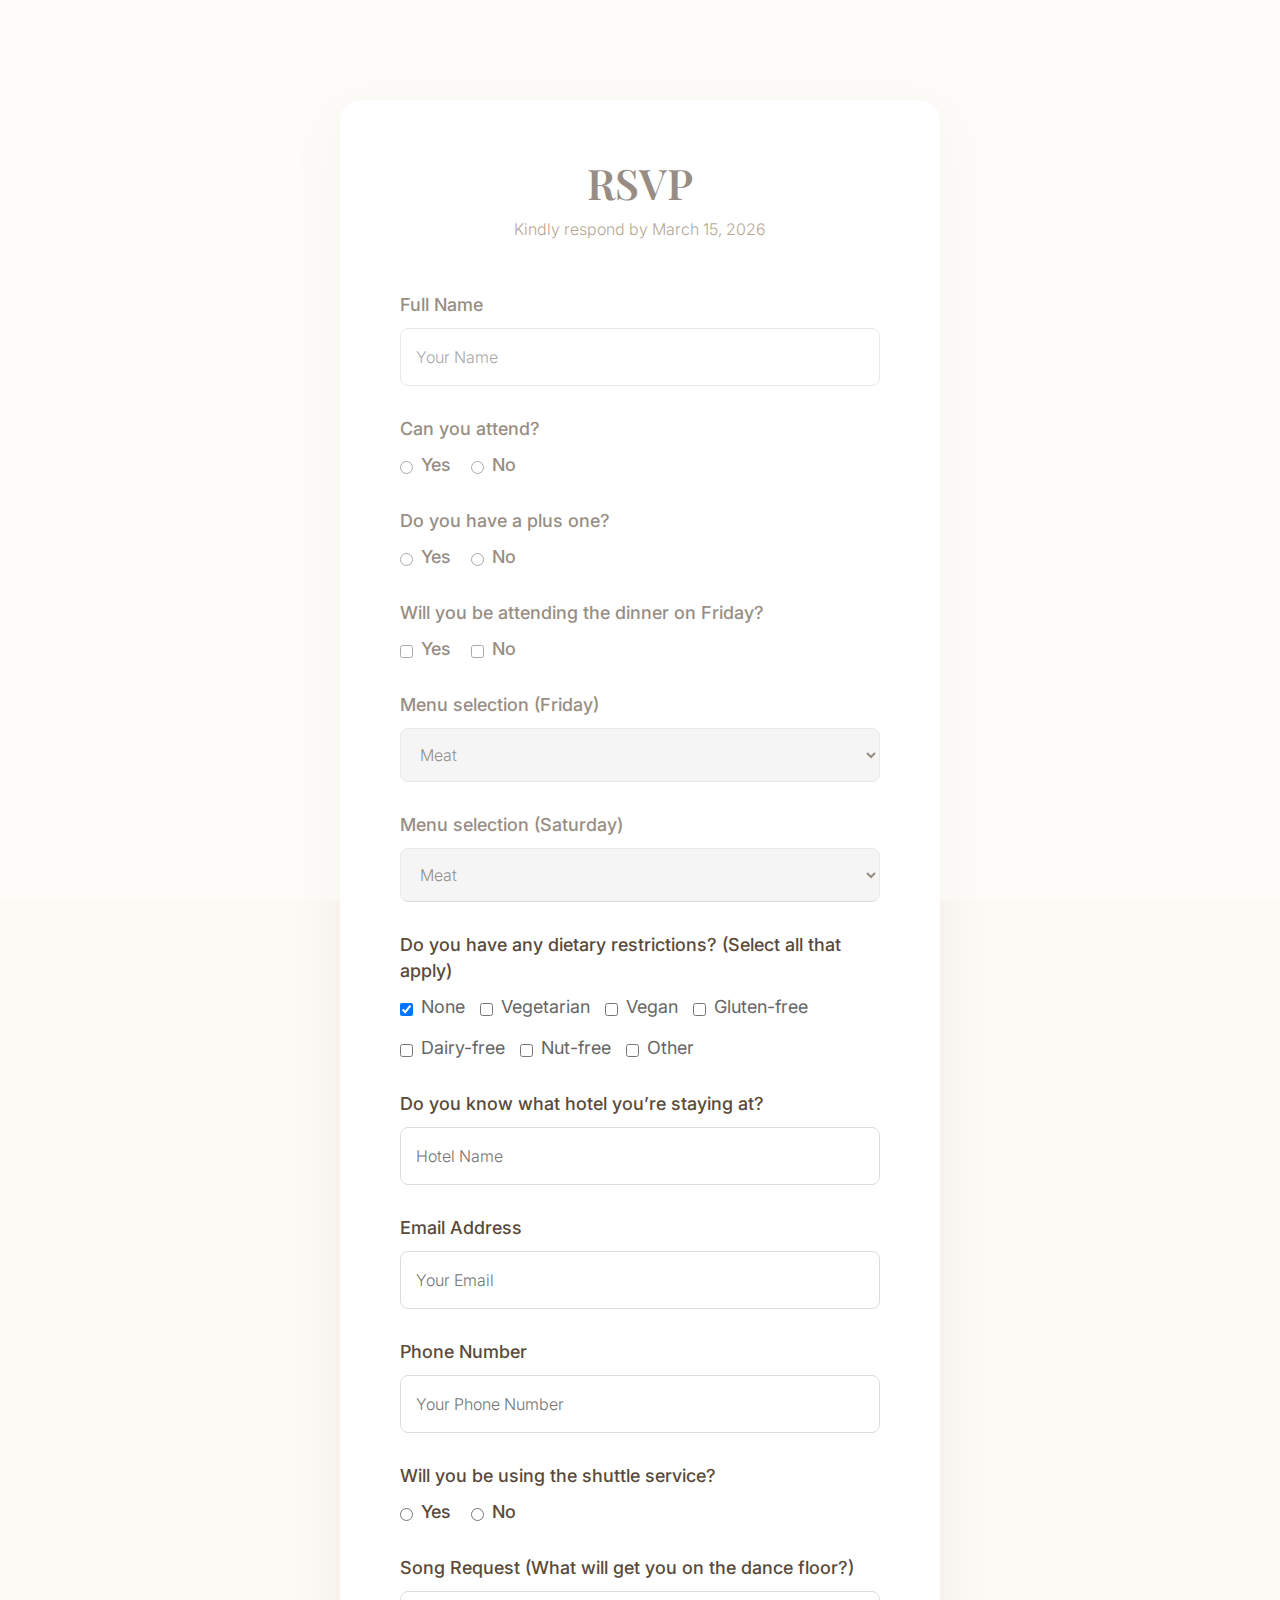
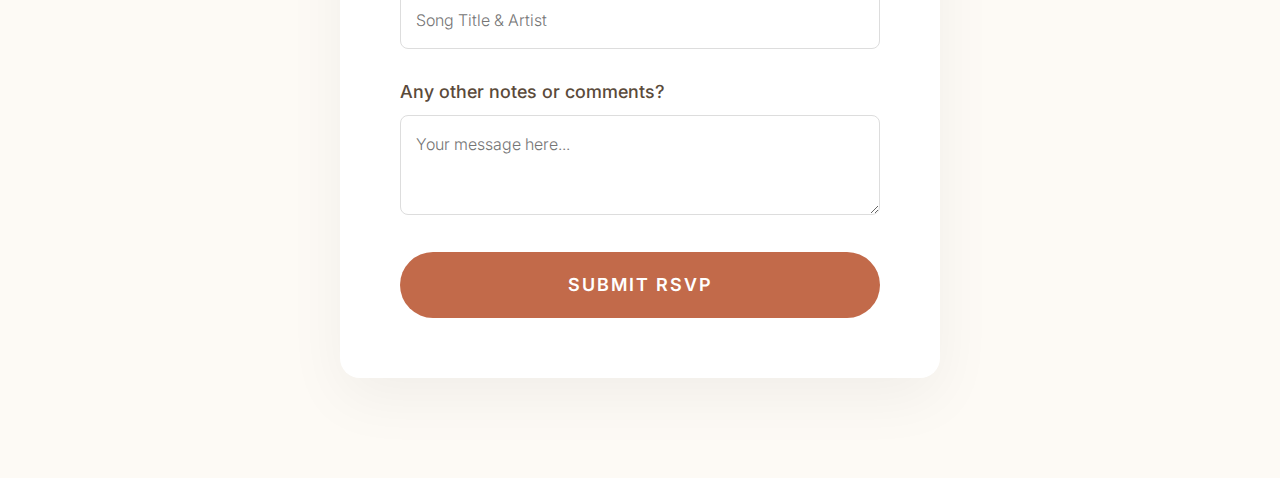
<file: rsvp.html>
<!doctype html>
<html class="no-js" lang="en">

<head>
    <meta charset="utf-8">
    <meta http-equiv="x-ua-compatible" content="ie=edge">
    <meta name="viewport" content="width=device-width, initial-scale=1">
    <title>Priya & Taha - RSVP</title>
    <link rel="stylesheet" href="assets/css/allplugins.css">
    <link rel="stylesheet" href="assets/style.css?v=3">
    <link
        href="https://fonts.googleapis.com/css2?family=Playfair+Display:ital,wght@0,400;0,700;1,400&family=Inter:wght@300;400;600&display=swap"
        rel="stylesheet">
    <style>
        body {
            font-family: 'Inter', sans-serif;
            background: #fdfaf5;
            color: #5a4a3a;
        }

        h1,
        h2 {
            font-family: 'Playfair Display', serif;
        }

        .rsvp-container {
            max-width: 600px;
            margin: 100px auto;
            padding: 60px;
            background: #fff;
            border-radius: 20px;
            box-shadow: 0 20px 60px rgba(0, 0, 0, 0.05);
        }

        .form-group {
            margin-bottom: 30px;
        }

        label {
            display: block;
            font-size: 18px;
            margin-bottom: 10px;
            font-weight: 500;
        }

        input[type="text"],
        select {
            width: 100%;
            padding: 15px;
            border: 1px solid #ddd;
            border-radius: 8px;
            font-size: 16px;
        }

        .radio-group {
            display: flex;
            gap: 20px;
        }

        .radio-item {
            display: flex;
            align-items: center;
            gap: 8px;
        }

        .btn-submit {
            display: block;
            width: 100%;
            padding: 20px;
            background: #C26A4A;
            color: #fff;
            border: none;
            border-radius: 50px;
            font-size: 18px;
            font-weight: 600;
            text-transform: uppercase;
            letter-spacing: 2px;
            cursor: pointer;
            transition: all 0.3s ease;
        }

        .btn-submit:hover {
            background: #a55a3f;
        }

        .back-home {
            display: block;
            text-align: center;
            margin-top: 30px;
            color: #8b7355;
            text-decoration: none;
            font-size: 14px;
            text-transform: uppercase;
            letter-spacing: 1px;
        }

        .conditional {
            display: none;
        }
    </style>
</head>

<body>
    <!-- Preloader -->
    <div id="preloader">
        <div id="status"></div>
    </div>

    <div class="rsvp-container">
        <!-- Wrapper to hide everything but the confirmation on success -->
        <div id="rsvp-form-wrapper">
            <h2 style="text-align: center; font-size: 42px; margin-bottom: 10px;">RSVP</h2>
            <p style="text-align: center; color: #8b7355; margin-bottom: 50px;">Kindly respond by March 15, 2026</p>

            <!-- ID for main.js binding -->
            <form id="rsvp-experience-form">
                <div class="form-group">
                    <label>Full Name</label>
                    <!-- mapped to guest_1_name -->
                    <input type="text" name="guest_1_name" class="require" placeholder="Your Name" required
                        data-error="Please enter your name.">
                </div>

                <div class="form-group">
                    <label>Can you attend?</label>
                    <div class="radio-group">
                        <!-- mapped to attendance -->
                        <div class="radio-item"><input type="radio" name="attendance" value="yes" id="yes"> <label
                                for="yes" style="margin:0;">Yes</label></div>
                        <div class="radio-item"><input type="radio" name="attendance" value="no" id="no"> <label
                                for="no" style="margin:0;">No</label></div>
                    </div>
                </div>

                <div class="form-group">
                    <label>Do you have a plus one?</label>
                    <div class="radio-group">
                        <div class="radio-item"><input type="radio" name="plus_one" value="yes" id="p_yes"> <label
                                for="p_yes" style="margin:0;">Yes</label></div>
                        <div class="radio-item"><input type="radio" name="plus_one" value="no" id="p_no"> <label
                                for="p_no" style="margin:0;">No</label></div>
                    </div>
                </div>

                <div class="form-group conditional" id="plus-one-name-group">
                    <label>If yes, what is their name?</label>
                    <!-- mapped to guest_2_name -->
                    <input type="text" name="guest_2_name" placeholder="Plus One's Name">
                </div>

                <div class="form-group conditional" id="plus-one-menu-group">
                    <label>Plus one menu selection (Friday)</label>
                    <select name="plus_one_diet_friday">
                        <option value="Meat">Meat</option>
                        <option value="Vegetarian">Vegetarian</option>
                        <option value="Other">Other</option>
                    </select>
                </div>

                <div class="form-group conditional" id="plus-one-menu-friday-other-group" style="display: none;">
                    <label>Please specify (Other - Plus One Friday)</label>
                    <input type="text" name="plus_one_diet_friday_other" placeholder="Please specify...">
                </div>

                <div class="form-group conditional" id="plus-one-menu-sat-group">
                    <label>Plus one menu selection (Saturday)</label>
                    <select name="plus_one_diet_saturday">
                        <option value="Meat">Meat</option>
                        <option value="Vegetarian">Vegetarian</option>
                        <option value="Other">Other</option>
                    </select>
                </div>

                <div class="form-group conditional" id="plus-one-menu-sat-other-group" style="display: none;">
                    <label>Please specify (Other - Plus One Saturday)</label>
                    <input type="text" name="plus_one_diet_saturday_other" placeholder="Please specify...">
                </div>

                <div class="form-group">
                    <label>Will you be attending the dinner on Friday?</label>
                    <div class="radio-group">
                        <!-- Mapped to event_attendance for Google Sheet 'Events' column -->
                        <div class="radio-item"><input type="checkbox" name="event_attendance"
                                value="Friday Welcome Dinner" id="f_yes"> <label for="f_yes"
                                style="margin:0;">Yes</label></div>
                        <div class="radio-item"><input type="checkbox" name="event_attendance_dummy_no" id="f_no">
                            <label for="f_no" style="margin:0;">No</label>
                        </div>
                    </div>
                    <!-- Hidden Checkbox for Saturday Wedding -->
                    <input type="checkbox" name="event_attendance" value="Saturday Wedding" checked
                        style="display:none;">
                </div>

                <div class="form-group" id="friday-menu-container">
                    <label>Menu selection (Friday)</label>
                    <select name="dietary_friday">
                        <option value="Meat">Meat</option>
                        <option value="Vegetarian">Vegetarian</option>
                        <option value="Other">Other</option>
                    </select>
                </div>

                <div class="form-group conditional" id="friday-menu-other-group">
                    <label>Please specify (Other)</label>
                    <input type="text" name="dietary_friday_other" placeholder="Please specify...">
                </div>

                <div class="form-group">
                    <label>Menu selection (Saturday)</label>
                    <!-- mapped to dietary_saturday -->
                    <select name="dietary_saturday">
                        <option value="Meat">Meat</option>
                        <option value="Vegetarian">Vegetarian</option>
                        <option value="Other">Other</option>
                    </select>
                </div>

                <div class="form-group conditional" id="menu-other-group">
                    <label>Please specify (Other)</label>
                    <input type="text" name="diet_details_extra" placeholder="Please specify...">
                </div>

                <div class="form-group">
                    <label>Do you have any dietary restrictions? (Select all that apply)</label>
                    <div class="checkbox-group" style="display: flex; flex-wrap: wrap; gap: 15px; margin-top: 10px;">
                        <div class="checkbox-item" style="display: flex; align-items: center; gap: 8px;">
                            <input type="checkbox" name="diet_details" value="None" id="diet_none" checked>
                            <label for="diet_none" style="margin: 0; font-weight: 400; color: #666;">None</label>
                        </div>
                        <div class="checkbox-item" style="display: flex; align-items: center; gap: 8px;">
                            <input type="checkbox" name="diet_details" value="Vegetarian" id="diet_veg">
                            <label for="diet_veg" style="margin: 0; font-weight: 400; color: #666;">Vegetarian</label>
                        </div>
                        <div class="checkbox-item" style="display: flex; align-items: center; gap: 8px;">
                            <input type="checkbox" name="diet_details" value="Vegan" id="diet_vegan">
                            <label for="diet_vegan" style="margin: 0; font-weight: 400; color: #666;">Vegan</label>
                        </div>
                        <div class="checkbox-item" style="display: flex; align-items: center; gap: 8px;">
                            <input type="checkbox" name="diet_details" value="Gluten-free" id="diet_gf">
                            <label for="diet_gf" style="margin: 0; font-weight: 400; color: #666;">Gluten-free</label>
                        </div>
                        <div class="checkbox-item" style="display: flex; align-items: center; gap: 8px;">
                            <input type="checkbox" name="diet_details" value="Dairy-free" id="diet_df">
                            <label for="diet_df" style="margin: 0; font-weight: 400; color: #666;">Dairy-free</label>
                        </div>
                        <div class="checkbox-item" style="display: flex; align-items: center; gap: 8px;">
                            <input type="checkbox" name="diet_details" value="Nut-free" id="diet_nf">
                            <label for="diet_nf" style="margin: 0; font-weight: 400; color: #666;">Nut-free</label>
                        </div>
                        <div class="checkbox-item" style="display: flex; align-items: center; gap: 8px;">
                            <input type="checkbox" name="diet_details" value="Other" id="diet_other">
                            <label for="diet_other" style="margin: 0; font-weight: 400; color: #666;">Other</label>
                        </div>
                    </div>
                </div>

                <div class="form-group conditional" id="dietary-other-group">
                    <label>Please specify (Other Dietary)</label>
                    <input type="text" name="diet_details_other" placeholder="Please specify...">
                </div>

                <div class="form-group">
                    <label>Do you know what hotel you’re staying at?</label>
                    <!-- mapped to hotel_name -->
                    <input type="text" name="hotel_name" placeholder="Hotel Name">
                </div>

                <div class="form-group">
                    <label>Email Address</label>
                    <input type="text" name="email" class="require" placeholder="Your Email" required
                        data-error="Please enter your email.">
                </div>

                <div class="form-group">
                    <label>Phone Number</label>
                    <input type="text" name="phone" placeholder="Your Phone Number">
                </div>

                <div class="form-group">
                    <label>Will you be using the shuttle service?</label>
                    <div class="radio-group">
                        <div class="radio-item"><input type="radio" name="shuttle" value="yes" id="s_yes"> <label
                                for="s_yes" style="margin:0;">Yes</label></div>
                        <div class="radio-item"><input type="radio" name="shuttle" value="no" id="s_no"> <label
                                for="s_no" style="margin:0;">No</label></div>
                    </div>
                </div>

                <div class="form-group">
                    <label>Song Request (What will get you on the dance floor?)</label>
                    <input type="text" name="song" placeholder="Song Title & Artist">
                </div>

                <div class="form-group">
                    <label>Any other notes or comments?</label>
                    <textarea name="notes" placeholder="Your message here..."
                        style="width: 100%; padding: 15px; border: 1px solid #ddd; border-radius: 8px; font-size: 16px; min-height: 100px;"></textarea>
                </div>

                <div class="response"></div>

                <!-- ID for main.js submission -->
                <button type="button" id="rsvp-submit-btn" class="btn-submit">Submit RSVP</button>
            </form>
        </div> <!-- end rsvp-form-wrapper -->

        <!-- Warm, Centered Confirmation Message -->
        <div id="rsvp-confirmation"
            style="display: none; text-align: center; margin-top: 20px; padding: 60px 40px; background: #fff; border-radius: 20px; box-shadow: 0 10px 40px rgba(0,0,0,0.05);">
            <div style="font-size: 50px; margin-bottom: 25px;">🥂</div>
            <h2
                style="font-family: 'Playfair Display', serif; color: #5a4a3a; font-size: 36px; margin-bottom: 20px; line-height: 1.4;">
                Thank you so much for your RSVP</h2>
            <p
                style="font-family: 'Inter', sans-serif; font-size: 20px; line-height: 1.6; color: #8b7355; font-weight: 300;">
                We are so excited to see you in Italy!</p>
            <a href="index.html" class="back-home" style="margin-top: 40px; display: inline-block;">← Return Home</a>
        </div>
    </div> <!-- end rsvp-container -->


    <script src="assets/js/vendor/jquery-3.2.1.min.js"></script>
    <script src="assets/js/main.js?v=1.1"></script>
    <script>
        $(document).ready(function () {
            // Re-implementing logic from previous form version
            $('input[name="plus_one"]').change(function () {
                if ($(this).val() === 'yes') {
                    $('#plus-one-name-group').slideDown();
                    $('#plus-one-menu-group').slideDown();
                    $('#plus-one-menu-sat-group').slideDown();
                } else {
                    $('#plus-one-name-group').slideUp();
                    $('#plus-one-menu-group').slideUp();
                    $('#plus-one-menu-sat-group').slideUp();
                }
            });

            // "Menu selection" other toggle (Saturday)
            $('select[name="dietary_saturday"]').change(function () {
                if ($(this).val() === 'Other') {
                    $('#menu-other-group').slideDown();
                } else {
                    $('#menu-other-group').slideUp();
                }
            });

            // "Menu selection" other toggle (Friday)
            $('select[name="dietary_friday"]').change(function () {
                if ($(this).val() === 'Other') {
                    $('#friday-menu-other-group').slideDown();
                } else {
                    $('#friday-menu-other-group').slideUp();
                }
            });

            // Plus One Menu "Other" toggles
            $('select[name="plus_one_diet_friday"]').change(function () {
                if ($(this).val() === 'Other') {
                    $('#plus-one-menu-friday-other-group').slideDown();
                } else {
                    $('#plus-one-menu-friday-other-group').slideUp();
                }
            });

            $('select[name="plus_one_diet_saturday"]').change(function () {
                if ($(this).val() === 'Other') {
                    $('#plus-one-menu-sat-other-group').slideDown();
                } else {
                    $('#plus-one-menu-sat-other-group').slideUp();
                }
            });

            // "Dietary restrictions" other toggle
            $('input[name="diet_details"]').change(function () {
                if ($('#diet_other').is(':checked')) {
                    $('#dietary-other-group').slideDown();
                } else {
                    $('#dietary-other-group').slideUp();
                }

                // If any other restriction is checked, uncheck "None"
                if ($(this).val() !== 'None' && $(this).is(':checked')) {
                    $('#diet_none').prop('checked', false);
                }
                // If "None" is checked, uncheck everything else
                if ($(this).val() === 'None' && $(this).is(':checked')) {
                    $('input[name="diet_details"]').not('#diet_none').prop('checked', false);
                    $('#dietary-other-group').slideUp();
                }
            });

            // Friday 'No' checkbox auto-unchecks 'Yes'
            $('#f_no').change(function () {
                if ($(this).is(':checked')) {
                    $('#f_yes').prop('checked', false);
                }
            });
            $('#f_yes').change(function () {
                if ($(this).is(':checked')) {
                    $('#f_no').prop('checked', false);
                }
            });
        });
    </script>
</body>

</html>
</file>
<file: assets/style.css>
@import url("https://fonts.googleapis.com/css?family=Great+Vibes|Roboto+Slab:300,400,700");

/*-------------------------------------
		
	Project:	Wedding
	Version:	1.0.0
	Author: 
	Website: 
	Purchase:
---------------------------------------
    
    CSS INDEX
    ===================
	
    1. Theme Default CSS (body, link color, section etc)
    2. Header area start here
    3. Slider area start here
    4. About area start here
    5. Breadcumb area start here
    6. Banner area start here
    7. Services area start here
    8. Team area start here
    9. Price list area start here
    10. Pagination area start here
    11. Sidebar area start here
    12. Products area start here
    13. Testimonial area start here
    14. Client area start here
    15. Form area start here
    16. Social link area start here
    17. Blog area start here
    18. Faq area start here
    19. Contact area start here
	  20. Gallery area start here
    21. Event area start here
    22. Footer area start here



---------------------------------------*/
/*....................................
1.Theme default CSS
....................................*/
/*-------- Global Variables Start here --------*/
:root {
  --color-linen: #F6F1EA;
  --color-stone: #E4DCCF;
  --color-olive: #6F7F5A;
  --color-terracotta: #C26A4A;
  --color-warm-charcoal: #2F2F2C;
}

/*-------- Global Variables End here --------*/
/*-------- Responsive Mixins Start here --------*/
/* 
  Responsive Call = @include res(media){@contents;}
  media = m1920, m1600, m1200, m992, m768, m480, m320
*/
/*-------- Responsive Mixins End here --------*/
html,
body {
  font-size: 16px;
  color: #797979;
  font-family: "Roboto Slab", serif;
  vertical-align: baseline;
  line-height: 26px;
  font-weight: 300;
}

/* ....................................
1.1 Reset CSS 
.......................................*/
a {
  -webkit-transition: all 0.5s ease;
  -moz-transition: all 0.5s ease;
  -ms-transition: all 0.5s ease;
  -o-transition: all 0.5s ease;
  transition: all 0.5s ease;
  text-decoration: none;
}

a:hover {
  text-decoration: none;
  color: #096b89;
}

a:active {
  outline: 0 none;
  text-decoration: none;
}

a:focus {
  outline: 0px solid;
  text-decoration: none;
}

p {
  margin: 0 0 26px;
}

h1,
h2,
h3,
h4,
h5,
h6 {
  margin: 0 0 26px;
  font-weight: 600;
}

img {
  max-width: 100%;
  height: auto;
}

ul {
  list-style: outside none none;
  margin: 0;
  padding: 0;
}

input {
  box-shadow: none;
  border-radius: 0;
  outline: none;
}

input:focus {
  outline: none;
  box-shadow: none;
}

input:active {
  outline: none;
  box-shadow: none;
}

textarea {
  outline: none;
  box-shadow: none;
  border-radius: 0;
}

textarea:focus {
  outline: none;
  box-shadow: none;
}

textarea:active {
  outline: none;
  box-shadow: none;
}

button {
  outline: none;
  box-shadow: none;
  border: none;
  cursor: pointer;
  -webkit-transition: all 0.5s ease;
  -moz-transition: all 0.5s ease;
  -ms-transition: all 0.5s ease;
  -o-transition: all 0.5s ease;
  transition: all 0.5s ease;
}

button:focus {
  outline: none;
  box-shadow: none;
  border: none;
}

button:active {
  outline: none;
  box-shadow: none;
  border: none;
}

.fix {
  overflow: hidden;
}

.clear {
  clear: both;
}

.d-inline-block {
  display: inline-block;
}

.d-block {
  display: block;
}

.d-table {
  display: table;
}

.w-50 {
  width: 50%;
}

::-moz-selection {
  background: #00c3ff;
  text-shadow: none;
}

::selection {
  background: #00c3ff;
  text-shadow: none;
}

.browserupgrade {
  margin: 26px 0;
  background: #00c3ff;
  color: #333333;
  padding: 26px 0;
}

/***Typography***/
h1 {
  font-size: 36px;
}

h2 {
  font-size: 30px;
}

h3 {
  font-size: 24px;
}

h4 {
  font-size: 18px;
}

.f-16 {
  font-size: 16px;
}

.f-18 {
  font-size: 18px;
}

.f-20 {
  font-size: 20px;
}

.f-22 {
  font-size: 22px;
}

.f-24 {
  font-size: 24px;
}

.f-26 {
  font-size: 26px;
}

.f-28 {
  font-size: 28px;
}

.f-30 {
  font-size: 30px;
}

.f-36 {
  font-size: 36px;
}

.f-40 {
  font-size: 40px;
}

.f-48 {
  font-size: 48px;
}

.f-60 {
  font-size: 60px;
}

.f-72 {
  font-size: 72px;
}

.fw-300 {
  font-weight: 300 !important;
}

.fw-400 {
  font-weight: 400 !important;
}

.fw-500 {
  font-weight: 500 !important;
}

.fw-600 {
  font-weight: 600 !important;
}

.fw-700 {
  font-weight: 700 !important;
}

.fw-800 {
  font-weight: 800 !important;
}

.fw-900 {
  font-weight: 900 !important;
}

.t-u {
  text-transform: uppercase;
}

.t-c {
  text-transform: capitalize;
}

.t-l {
  text-transform: lowercase;
}

/*** Section ***/
.section {
  padding: 100px 0;
}

@media only screen and (max-width: 992px) {
  .section {
    padding: 75px 0;
  }
}

@media only screen and (max-width: 768px) {
  .section {
    padding: 60px 0;
  }
}

.section2 {
  padding: 100px 0 70px;
}

.event-area {
  background: url("images/eventsbg.png") no-repeat center center;
  background-size: cover;
  position: relative;
}

@media only screen and (max-width: 992px) {
  .section2 {
    padding: 75px 0 45px;
  }
}

@media only screen and (max-width: 768px) {
  .section2 {
    padding: 60px 0 30px;
  }
}

.section3 {
  padding: 70px 0 100px;
}

@media only screen and (max-width: 992px) {
  .section3 {
    padding: 45px 0 75px;
  }
}

@media only screen and (max-width: 768px) {
  .section3 {
    padding: 30px 0 60px;
  }
}

.section4 {
  padding-bottom: 100px;
}

@media only screen and (max-width: 992px) {
  .section4 {
    padding-bottom: 75px;
  }
}

@media only screen and (max-width: 768px) {
  .section4 {
    padding-bottom: 60px;
  }
}

.section5 {
  padding-top: 100px;
}

@media only screen and (max-width: 992px) {
  .section5 {
    padding-top: 75px;
  }
}

@media only screen and (max-width: 768px) {
  .section5 {
    padding-top: 60px;
  }
}

.section_heading {
  display: block;
  position: relative;
  text-align: center;
  margin: 0 0 50px;
}

@media only screen and (max-width: 480px) {
  .section_heading {
    margin: 0 0 40px;
  }
}

.section_heading p {
  font-size: 18px;
  text-transform: uppercase;
  color: var(--color-terracotta);
  margin: 0 0 5px;
  display: block;
}

@media only screen and (max-width: 480px) {
  .section_heading p {
    font-size: 16px;
    margin: 0;
  }
}

.section_heading h2 {
  font-weight: 400;
  color: #222222;
  position: relative;
  display: inline-block;
  text-transform: uppercase;
  margin: 0;
  padding: 0 0 42px;
}

@media only screen and (max-width: 480px) {
  .section_heading h2 {
    font-size: 24px;
    padding: 0 0 33px;
  }
}

.section_heading h2:after {
  content: '';
  position: absolute;
  left: 0;
  right: 0;
  bottom: 0;
  width: 252px;
  height: 25px;
  margin: 0 auto;
  background: url(images/icons/sec.png) no-repeat center;
  background-size: cover;
}

.rsvp-hero h2:after,
.faq-area .section_heading h2:after {
  display: none !important;
}

@media only screen and (max-width: 480px) {
  .section_heading h2:after {
    width: auto;
  }
}

/* Attire Image Hover Effects */
.dress-frame {
  cursor: pointer;
}

.dress-frame:hover {
  transform: translateY(-5px);
  box-shadow: 0 12px 40px rgba(139, 115, 85, 0.25) !important;
}

.dress-frame .popup-image:after {
  content: '\f00e';
  font-family: 'Font Awesome 5 Free';
  font-weight: 900;
  position: absolute;
  top: 15px;
  right: 15px;
  background: rgba(255, 255, 255, 0.9);
  width: 35px;
  height: 35px;
  line-height: 35px;
  text-align: center;
  border-radius: 50%;
  color: var(--color-terracotta);
  font-size: 14px;
  opacity: 0;
  transition: all 0.3s ease;
  z-index: 10;
  pointer-events: none;
  /* Prevent icon from blocking clicks */
}

.dress-frame:hover .popup-image:after {
  opacity: 1;
}

/***Button***/
.btn1 {
  display: inline-block;
  position: relative;
  padding: 0 35px !important;
  line-height: 50px;
  height: 50px;
  background: var(--color-terracotta);
  text-transform: uppercase;
  font-weight: 500;
  color: #fff;
  cursor: pointer;
  -webkit-transition: all 0.5s ease;
  -moz-transition: all 0.5s ease;
  -ms-transition: all 0.5s ease;
  -o-transition: all 0.5s ease;
  transition: all 0.5s ease;
  -webkit-border-radius: 50px;
  -moz-border-radius: 50px;
  -ms-border-radius: 50px;
  border-radius: 50px;
}

.btn1:hover {
  background: #000;
  color: #fff;
}

.btn2 {
  display: inline-block;
  position: relative;
  color: var(--color-terracotta);
}

.btn2 i {
  padding-left: 8px;
}

.btn2:hover {
  color: #222;
}

/*** Reset ***/
.p-re {
  position: relative;
}

.p-ab {
  position: absolute;
}

.af-be:after {
  content: '';
  position: absolute;
  left: 0;
  right: 0;
  top: 0;
  bottom: 0;
}

.af-be:before {
  content: '';
  position: absolute;
  left: 0;
  right: 0;
  top: 0;
  bottom: 0;
}

.af:after {
  content: '';
  position: absolute;
  left: 0;
  right: 0;
  top: 0;
  bottom: 0;
}

.be:before {
  content: '';
  position: absolute;
  left: 0;
  right: 0;
  top: 0;
  bottom: 0;
}

.bg-img {
  background-size: cover !important;
  background-repeat: no-repeat !important;
  background-position: center center !important;
}

.floatleft {
  float: left;
}

.floatright {
  float: right;
}

.aligncenter {
  display: block;
  margin: 0 auto 26px;
}

@media only screen and (max-width: 992px) {
  .sm-t-center {
    text-align: center !important;
  }
}

@media only screen and (max-width: 768px) {
  .xs-t-center {
    text-align: center !important;
  }
}

.dbox {
  overflow: hidden;
  z-index: 1;
  vertical-align: middle;
  width: 100%;
}

.dbox .dleft {
  display: inline-block;
  float: left;
  padding-right: 10px;
}

.dbox .dright {
  display: table;
  padding-left: 10px;
}

#scrollUp {
  bottom: 40px;
  right: 30px;
  text-align: center;
  width: 50px;
  height: 50px;
  line-height: 50px;
  font-size: 20px;
  border-radius: 100%;
  background: var(--color-terracotta);
  color: #fff;
  -webkit-transition: all 0.5s ease;
  -moz-transition: all 0.5s ease;
  -ms-transition: all 0.5s ease;
  -o-transition: all 0.5s ease;
  transition: all 0.5s ease;
  z-index: 9999 !important;
  opacity: 0.8;
}

#scrollUp:hover {
  background-color: #333;
  color: #fff;
  opacity: 1;
  line-height: 50px;
}

/*-- Preloader css start --*/
#preloader {
  background-color: #fff;
  bottom: 0;
  left: 0;
  position: fixed;
  right: 0;
  top: 0;
  z-index: 2147483647;
  width: 100%;
  height: 100%;
}

#status {
  background-position: center center;
  background-repeat: no-repeat;
  height: auto;
  position: absolute;
  left: 50%;
  top: 50%;
  transform: translate(-50%, -50%);
  -webkit-transform: translate(-50%, -50%);
  -ms-transform: translate(-50%, -50%);
  -moz-transform: translate(-50%, -50%);
  -o-transform: translate(-50%, -50%);
}

#status img {
  max-width: 100%;
}

/***All plugins Reset***/
/*owl Navigations*/
.owl-controls {
  margin: 0;
}

.owl-controls .owl-buttons {
  position: absolute;
  left: 20px;
  bottom: 20px;
}

.owl-controls .owl-buttons div {
  opacity: 1;
  display: block;
  border-radius: 0;
  background: #333333;
  color: #fff;
  width: 42px;
  height: 52px;
  line-height: 52px;
  text-align: center;
  padding: 0;
  margin: 0;
  -webkit-transition: all 0.5s ease;
  -moz-transition: all 0.5s ease;
  -ms-transition: all 0.5s ease;
  -o-transition: all 0.5s ease;
  transition: all 0.5s ease;
}

.owl-controls .owl-buttons div:hover {
  background: var(--color-terracotta);
}

.owl-controls .owl-buttons div.owl-prev {
  border-bottom: 1px solid #434242;
}

/*owl Paginations*/
.owl-controls {
  margin: 0;
}

.owl-controls .owl-pagination .owl-page {
  padding: 0 2px;
}

.owl-controls .owl-pagination .owl-page span {
  width: 12px;
  height: 12px;
  background: #fff;
  opacity: 0.3;
  position: relative;
  margin: 0 3px;
}

.owl-controls .owl-pagination .owl-page.active span {
  background: var(--color-terracotta);
  opacity: 1;
}

/*** Margin ***/
.t-0 {
  top: 0;
}

.l-0 {
  left: 0;
}

.r-0 {
  right: 0;
}

.b-0 {
  bottom: 0;
}

.mr-0 {
  margin: 0;
}

.mr-t0 {
  margin-top: 0px;
}

.mr-t5 {
  margin-top: 5px;
}

.mr-t10 {
  margin-top: 10px;
}

.mr-t15 {
  margin-top: 15px;
}

.mr-t20 {
  margin-top: 20px;
}

.mr-t25 {
  margin-top: 25px;
}

.mr-t30 {
  margin-top: 30px;
}

.mr-t35 {
  margin-top: 35px;
}

.mr-t40 {
  margin-top: 40px;
}

.mr-t45 {
  margin-top: 45px;
}

.mr-t50 {
  margin-top: 50px;
}

.mr-t60 {
  margin-top: 60px;
}

.mr-t70 {
  margin-top: 70px;
}

.mr-t80 {
  margin-top: 80px;
}

.mr-t90 {
  margin-top: 90px;
}

.mr-t100 {
  margin-top: 100px;
}

.mr-t110 {
  margin-top: 110px;
}

.mr-t120 {
  margin-top: 120px;
}

.mr-t130 {
  margin-top: 130px;
}

.mr-t140 {
  margin-top: 140px;
}

.mr-t150 {
  margin-top: 150px;
}

.mr-b0 {
  margin-bottom: 0px;
}

.mr-b5 {
  margin-bottom: 5px;
}

.mr-b10 {
  margin-bottom: 10px;
}

.mr-b15 {
  margin-bottom: 15px;
}

.mr-b20 {
  margin-bottom: 20px;
}

.mr-b25 {
  margin-bottom: 25px;
}

.mr-b30 {
  margin-bottom: 30px;
}

.mr-b35 {
  margin-bottom: 35px;
}

.mr-b40 {
  margin-bottom: 40px;
}

.mr-b45 {
  margin-bottom: 45px;
}

.mr-b50 {
  margin-bottom: 50px;
}

.mr-b60 {
  margin-bottom: 60px;
}

.mr-b70 {
  margin-bottom: 70px;
}

.mr-b80 {
  margin-bottom: 80px;
}

.mr-b90 {
  margin-bottom: 90px;
}

.mr-b100 {
  margin-bottom: 100px;
}

.mr-b110 {
  margin-bottom: 110px;
}

.mr-b120 {
  margin-bottom: 120px;
}

.mr-b130 {
  margin-bottom: 130px;
}

.mr-b140 {
  margin-bottom: 140px;
}

.mr-b150 {
  margin-bottom: 150px;
}

.mr-l0 {
  margin-left: 0px;
}

.mr-l5 {
  margin-left: 5px;
}

.mr-l10 {
  margin-left: 10px;
}

.mr-l15 {
  margin-left: 15px;
}

.mr-l20 {
  margin-left: 20px;
}

.mr-l25 {
  margin-left: 25px;
}

.mr-l30 {
  margin-left: 30px;
}

.mr-l35 {
  margin-left: 35px;
}

.mr-l40 {
  margin-left: 40px;
}

.mr-l45 {
  margin-left: 45px;
}

.mr-l50 {
  margin-left: 50px;
}

.mr-l60 {
  margin-left: 60px;
}

.mr-l70 {
  margin-left: 70px;
}

.mr-l80 {
  margin-left: 80px;
}

.mr-l90 {
  margin-left: 90px;
}

.mr-l100 {
  margin-left: 100px;
}

.mr-l110 {
  margin-left: 110px;
}

.mr-l120 {
  margin-left: 120px;
}

.mr-l130 {
  margin-left: 130px;
}

.mr-l140 {
  margin-left: 140px;
}

.mr-l150 {
  margin-left: 150px;
}

.mr-r0 {
  margin-right: 0px;
}

.mr-r5 {
  margin-right: 5px;
}

.mr-r10 {
  margin-right: 10px;
}

.mr-r15 {
  margin-right: 15px;
}

.mr-r20 {
  margin-right: 20px;
}

.mr-r25 {
  margin-right: 25px;
}

.mr-r30 {
  margin-right: 30px;
}

.mr-r35 {
  margin-right: 35px;
}

.mr-r40 {
  margin-right: 40px;
}

.mr-r45 {
  margin-right: 45px;
}

.mr-r50 {
  margin-right: 50px;
}

.mr-r60 {
  margin-right: 60px;
}

.mr-r70 {
  margin-right: 70px;
}

.mr-r80 {
  margin-right: 80px;
}

.mr-r90 {
  margin-right: 90px;
}

.mr-r100 {
  margin-right: 100px;
}

.mr-r110 {
  margin-right: 110px;
}

.mr-r120 {
  margin-right: 120px;
}

.mr-r130 {
  margin-right: 130px;
}

.mr-r140 {
  margin-right: 140px;
}

.mr-r150 {
  margin-right: 150px;
}

.mr-0 {
  margin: 0;
}

.mr-5 {
  margin: 5px;
}

.mr-10 {
  margin: 10px;
}

.mr-15 {
  margin: 15px;
}

.mr-20 {
  margin: 20px;
}

.mr-25 {
  margin: 25px;
}

.mr-30 {
  margin: 30px;
}

.mr-35 {
  margin: 35px;
}

.mr-40 {
  margin: 40px;
}

.mr-45 {
  margin: 45px;
}

.mr-50 {
  margin: 50px;
}

.mr-60 {
  margin: 60px;
}

.mr-70 {
  margin: 70px;
}

.mr-80 {
  margin: 80px;
}

.mr-90 {
  margin: 90px;
}

.mr-100 {
  margin: 100px;
}

.mr-110 {
  margin: 110px;
}

.mr-120 {
  margin: 120px;
}

.mr-130 {
  margin: 130px;
}

.mr-140 {
  margin: 140px;
}

.mr-150 {
  margin: 150px;
}

/*** Padding ***/
.pd-0 {
  padding: 0;
}

.pd-t0 {
  padding-top: 0px;
}

.pd-t5 {
  padding-top: 5px;
}

.pd-t10 {
  padding-top: 10px;
}

.pd-t15 {
  padding-top: 15px;
}

.pd-t20 {
  padding-top: 20px;
}

.pd-t25 {
  padding-top: 25px;
}

.pd-t30 {
  padding-top: 30px;
}

.pd-t35 {
  padding-top: 35px;
}

.pd-t40 {
  padding-top: 40px;
}

.pd-t45 {
  padding-top: 45px;
}

.pd-t50 {
  padding-top: 50px;
}

.pd-t60 {
  padding-top: 60px;
}

.pd-t70 {
  padding-top: 70px;
}

.pd-t80 {
  padding-top: 80px;
}

.pd-t90 {
  padding-top: 90px;
}

.pd-t100 {
  padding-top: 100px;
}

.pd-t110 {
  padding-top: 110px;
}

.pd-t120 {
  padding-top: 120px;
}

.pd-t130 {
  padding-top: 130px;
}

.pd-t140 {
  padding-top: 140px;
}

.pd-t150 {
  padding-top: 150px;
}

.pd-b0 {
  padding-bottom: 0px;
}

.pd-b5 {
  padding-bottom: 5px;
}

.pd-b10 {
  padding-bottom: 10px;
}

.pd-b15 {
  padding-bottom: 15px;
}

.pd-b20 {
  padding-bottom: 20px;
}

.pd-b25 {
  padding-bottom: 25px;
}

.pd-b30 {
  padding-bottom: 30px;
}

.pd-b35 {
  padding-bottom: 35px;
}

.pd-b40 {
  padding-bottom: 40px;
}

.pd-b45 {
  padding-bottom: 45px;
}

.pd-b50 {
  padding-bottom: 50px;
}

.pd-b60 {
  padding-bottom: 60px;
}

.pd-b70 {
  padding-bottom: 70px;
}

.pd-b80 {
  padding-bottom: 80px;
}

.pd-b90 {
  padding-bottom: 90px;
}

.pd-b100 {
  padding-bottom: 100px;
}

.pd-b110 {
  padding-bottom: 110px;
}

.pd-b120 {
  padding-bottom: 120px;
}

.pd-b130 {
  padding-bottom: 130px;
}

.pd-b140 {
  padding-bottom: 140px;
}

.pd-b150 {
  padding-bottom: 150px;
}

.pd-l0 {
  padding-left: 0px;
}

.pd-l5 {
  padding-left: 5px;
}

.pd-l10 {
  padding-left: 10px;
}

.pd-l15 {
  padding-left: 15px;
}

.pd-l20 {
  padding-left: 20px;
}

.pd-l25 {
  padding-left: 25px;
}

.pd-l30 {
  padding-left: 30px;
}

.pd-l35 {
  padding-left: 35px;
}

.pd-l40 {
  padding-left: 40px;
}

.pd-l45 {
  padding-left: 45px;
}

.pd-l50 {
  padding-left: 50px;
}

.pd-l60 {
  padding-left: 60px;
}

.pd-l70 {
  padding-left: 70px;
}

.pd-l80 {
  padding-left: 80px;
}

.pd-l90 {
  padding-left: 90px;
}

.pd-l100 {
  padding-left: 100px;
}

.pd-l110 {
  padding-left: 110px;
}

.pd-l120 {
  padding-left: 120px;
}

.pd-l130 {
  padding-left: 130px;
}

.pd-l140 {
  padding-left: 140px;
}

.pd-l150 {
  padding-left: 150px;
}

.pd-r0 {
  padding-right: 0px;
}

.pd-r5 {
  padding-right: 5px;
}

.pd-r10 {
  padding-right: 10px;
}

.pd-r15 {
  padding-right: 15px;
}

.pd-r20 {
  padding-right: 20px;
}

.pd-r25 {
  padding-right: 25px;
}

.pd-r30 {
  padding-right: 30px;
}

.pd-r35 {
  padding-right: 35px;
}

.pd-r40 {
  padding-right: 40px;
}

.pd-r45 {
  padding-right: 45px;
}

.pd-r50 {
  padding-right: 50px;
}

.pd-r60 {
  padding-right: 60px;
}

.pd-r70 {
  padding-right: 70px;
}

.pd-r80 {
  padding-right: 80px;
}

.pd-r90 {
  padding-right: 90px;
}

.pd-r100 {
  padding-right: 100px;
}

.pd-r110 {
  padding-right: 110px;
}

.pd-r120 {
  padding-right: 120px;
}

.pd-r130 {
  padding-right: 130px;
}

.pd-r140 {
  padding-right: 140px;
}

.pd-r150 {
  padding-right: 150px;
}

.pd-0 {
  padding: 0px;
}

.pd-5 {
  padding: 5px;
}

.pd-10 {
  padding: 10px;
}

.pd-15 {
  padding: 15px;
}

.pd-20 {
  padding: 20px;
}

.pd-25 {
  padding: 25px;
}

.pd-30 {
  padding: 30px;
}

.pd-35 {
  padding: 35px;
}

.pd-40 {
  padding: 40px;
}

.pd-45 {
  padding: 45px;
}

.pd-50 {
  padding: 50px;
}

.pd-60 {
  padding: 60px;
}

.pd-70 {
  padding: 70px;
}

.pd-80 {
  padding: 80px;
}

.pd-90 {
  padding: 90px;
}

.pd-100 {
  padding: 100px;
}

.pd-110 {
  padding: 110px;
}

.pd-120 {
  padding: 120px;
}

.pd-130 {
  padding: 130px;
}

.pd-140 {
  padding: 140px;
}

.pd-150 {
  padding: 150px;
}

/*....................................
2. Header area start here
....................................*/
header {
  display: block;
  position: absolute;
  background: rgba(255, 255, 255, 0.5);
  height: 120px;
  line-height: 120px;
  left: 0;
  right: 0;
  top: 0;
  z-index: 999999;
}

header .logo-area a {
  display: inline-block;
}

header .mobilemenu .mean-container .mean-nav {
  background: #1D1D22;
  margin-top: 40px;
}

header .mobilemenu .mean-container .mean-nav ul li a {
  font-size: 13px;
  padding: 0 5%;
  line-height: 44px;
}

header .mobilemenu .mean-container .mean-nav ul li a.mean-expand {
  padding: 0;
  line-height: 44px;
  height: 44px !important;
  padding: 0 12px !important;
}

header .mobilemenu .mean-container .mean-nav ul li a.mean-expand:hover {
  background: #1D1D22;
}

header .mobilemenu .mean-container .mean-nav ul li a.mean-expand.mean-expand.mean-clicked {
  background: #1D1D22;
}

header .mobilemenu .mean-container .mean-nav ul li a:hover {
  color: #f07677;
  background: transparent;
}

header .mobilemenu .mean-container .mean-bar {
  background: inherit;
  padding: 0;
  min-height: 0;
  position: absolute;
  width: auto !important;
  left: 0;
  right: 0;
  top: 44px;
  z-index: 9999;
}

header .mobilemenu .mean-container a.meanmenu-reveal {
  top: -2px;
  right: 20px !important;
  background: var(--color-terracotta);
  height: 10px;
  padding: 8px 11px 17px;
}

header.sticky {
  position: fixed;
  top: 0;
  left: 0;
  right: 0;
  background: #fff;
  height: 100px;
  line-height: 100px;
  z-index: 9999999;
  -webkit-transition: all 0.5s ease;
  -moz-transition: all 0.5s ease;
  transition: all 0.5s ease;
  box-shadow: 0 5px 10px rgba(0, 0, 0, 0.2);
}

@media only screen and (max-width: 480px) {
  header.sticky {
    height: 80px;
    line-height: 80px;
  }
}

header.sticky .main-menu nav ul li:last-child {
  padding: 25px 0;
}

header.sticky .mobilemenu .mean-bar {
  top: 36px;
}

@media only screen and (max-width: 480px) {
  header.sticky .mobilemenu .mean-bar {
    top: 26px;
  }
}

header .main-menu nav ul li {
  display: inline-block;
}

header .main-menu nav ul li a {
  display: block;
  color: #000;
  padding: 0 15px;
  text-transform: capitalize;
  font-family: 'Playfair Display', serif;
  font-weight: 500;
  font-size: 15px;
  letter-spacing: 0.5px;
}

@media only screen and (max-width: 992px) {
  header .main-menu nav ul li a {
    padding: 0 5px;
    font-size: 14px;
  }
}

header .main-menu nav ul li a:hover {
  color: #f07677;
}

header .main-menu nav ul li:first-child a {
  padding-left: 0;
}

header .main-menu nav ul li:last-child {
  float: right;
  padding: 35px 0;
}

header .main-menu nav ul li:last-child a {
  color: #fff;
}

@media only screen and (max-width: 992px) {
  header .main-menu nav ul li:last-child a {
    padding: 0 25px !important;
  }
}

/*....................................
3. Slider area start here
....................................*/
.slider-area .bx-wrapper {
  margin: 0;
  padding: 0;
  box-shadow: none;
  border: none;
  overflow: hidden;
  vertical-align: middle;
}

.response {
  color: #fff;
  font-size: 12px;
}

.slider-area .bx-wrapper .bx-loading {
  display: none !important;
}

.slider-area .bx-wrapper .bx-pager {
  display: none !important;
}

.slider-area .bx-wrapper .bx-viewport {
  overflow: visible !important;
  border: none;
  box-shadow: none;
  left: 0;
  background: transparent;
}

@media only screen and (max-width: 320px) {
  .slider-area .bx-wrapper .bx-controls {
    display: none;
  }
}

.slider-area .bx-wrapper .bx-controls .bx-controls-direction a {
  display: inline-block;
  height: 70px;
  width: 70px;
  background: #fff;
  border-radius: 100%;
  line-height: 70px;
  text-align: center;
  margin-top: 50px;
  opacity: 0;
  transition: 0.5s;
}

@media only screen and (max-width: 480px) {
  .slider-area .bx-wrapper .bx-controls .bx-controls-direction a {
    width: 50px;
    height: 50px;
    line-height: 50px;
    margin-top: -25px;
  }
}

@media only screen and (max-width: 320px) {
  .slider-area .bx-wrapper .bx-controls .bx-controls-direction a {
    display: none;
  }
}

.slider-area .bx-wrapper .bx-controls .bx-controls-direction a.bx-prev {
  left: -70px;
}

.slider-area .bx-wrapper .bx-controls .bx-controls-direction a.bx-prev:before {
  content: "\f104";
  position: absolute;
  left: 0;
  right: 0;
  top: 0;
  bottom: 0;
  line-height: 70px;
  height: 70px;
  border-radius: 100%;
  color: #111;
  font-size: 18px;
  text-indent: 0px;
  font-family: "FontAwesome";
  font-weight: 700;
  transition: 0.5s;
}

@media only screen and (max-width: 480px) {
  .slider-area .bx-wrapper .bx-controls .bx-controls-direction a.bx-prev:before {
    height: 50px;
    line-height: 50px;
  }
}

.slider-area .bx-wrapper .bx-controls .bx-controls-direction a.bx-next {
  right: -70px;
}

.slider-area .bx-wrapper .bx-controls .bx-controls-direction a.bx-next:before {
  content: "\f105";
  position: absolute;
  left: 0;
  right: 0;
  top: 0;
  bottom: 0;
  line-height: 70px;
  height: 70px;
  border-radius: 100%;
  color: #111;
  font-size: 18px;
  text-indent: 0px;
  font-family: "FontAwesome";
  font-weight: 700;
  transition: 0.5s;
}

@media only screen and (max-width: 480px) {
  .slider-area .bx-wrapper .bx-controls .bx-controls-direction a.bx-next:before {
    height: 50px;
    line-height: 50px;
  }
}

.slider-area .bx-wrapper .bx-controls .bx-controls-direction a:hover {
  background: #f07677;
}

.slider-area .bx-wrapper .bx-controls .bx-controls-direction a:hover:before {
  color: #fff;
}

.slider-area .bx-wrapper:hover .bx-controls .bx-controls-direction a {
  opacity: 1;
}

.slider-area .bx-wrapper:hover .bx-controls .bx-controls-direction a.bx-prev {
  left: 20px;
}

.slider-area .bx-wrapper:hover .bx-controls .bx-controls-direction a.bx-next {
  right: 20px;
}

.slider-area .item {
  height: 100vh;
}

@media only screen and (max-width: 480px) {
  .slider-area .item {
    text-align: center !important;
  }
}

.slider-area .item .content {
  display: inline-block;
  position: relative;
  margin-top: 120px;
  padding: 26vh 0;
  text-align: center;
}

@media only screen and (max-width: 992px) {
  .slider-area .item .content {
    padding: 15vh 0;
  }
}

.slider-area .item .content p {
  font-size: 24px;
  color: #6b705c;
  margin: 0 0 15px;
  text-transform: uppercase;
  letter-spacing: 4px;
  text-shadow: 0 1px 2px rgba(255, 255, 255, 0.8), 0 0 15px rgba(255, 255, 255, 0.4);
  font-weight: 700;
}

@media only screen and (max-width: 768px) {
  .slider-area .item .content p {
    font-size: 18px;
  }
}

.slider-area .item .content h2 {
  font-family: 'Playfair Display', serif;
  font-weight: 400;
  color: #333;
  font-size: 110px;
  margin: 0 0 10px;
  letter-spacing: -2px;
  text-shadow: 0 2px 10px rgba(255, 255, 255, 0.5), 0 0 20px rgba(255, 255, 255, 0.3);
}

@media only screen and (max-width: 768px) {
  .slider-area .item .content h2 {
    font-size: 70px;
  }
}

@media only screen and (max-width: 480px) {
  .slider-area .item .content h2 {
    font-size: 50px;
  }
}

@media only screen and (max-width: 768px) {
  .slider-area .item .content h2 {
    font-size: 48px;
  }
}

.slider-area .item .content h2 span {
  color: #b5a489;
  font-style: italic;
  font-family: 'Playfair Display', serif;
}

.slider-area .item .content h3 {
  display: inline-block;
  height: 70px;
  line-height: 70px;
  padding: 0 70px;
  background: var(--color-terracotta);
  color: #fff;
  font-size: 30px;
  margin: 0;
  font-family: "Great Vibes", cursive;
  font-weight: 400;
  position: relative;
}

@media only screen and (max-width: 768px) {
  .slider-area .item .content h3 {
    font-size: 24px;
    line-height: 60px;
    height: 60px;
  }
}

.slider-area .item .content h3:after {
  content: '';
  position: absolute;
  left: 15px;
  right: 15px;
  top: 10px;
  bottom: 10px;
  border: 1px dashed #fff;
}

@media only screen and (max-width: 768px) {
  .slider-area .item .content h3:after {
    left: 10px;
    right: 10px;
    top: 8px;
    bottom: 8px;
  }
}

.slider-area .item .content .date {
  padding: 0 30px;
  background: #f07677;
  height: 40px;
  line-height: 40px;
  text-transform: uppercase;
  color: #fff;
  display: inline-block;
  font-weight: 400;
  -webkit-border-radius: 0 0 50px 50px;
  -moz-border-radius: 0 0 50px 50px;
  -ms-border-radius: 0 0 50px 50px;
  border-radius: 0 0 50px 50px;
}

.slider-area .item.one {
  background: linear-gradient(rgba(255, 255, 255, 0.3), rgba(255, 255, 255, 0.3)), url(images/sliders/1.jpg) no-repeat center center;
  background-size: cover;
  text-align: center;
}

.slider-area .item.two {
  background: linear-gradient(rgba(255, 255, 255, 0.3), rgba(255, 255, 255, 0.3)), url(images/sliders/2.jpg) no-repeat center;
  background-size: cover;
  text-align: left;
}

.slider-area .item.three {
  background: linear-gradient(rgba(255, 255, 255, 0.3), rgba(255, 255, 255, 0.3)), url(images/sliders/3.jpg) no-repeat center;
  background-size: cover;
  text-align: center;
}

/*....................................
4. About area start here
....................................*/
.persons-area {
  background-color: #fcfbf7;
  padding: 120px 0;
}

.display-flex-center {
  display: flex;
  align-items: center;
  flex-wrap: wrap;
}

.persons-area .persons {
  text-align: center;
  display: block;
}

.persons-area .couple-name {
  font-size: 80px;
  font-weight: 400;
  color: #6b705c;
  /* Soft olive stone color */
  margin: 0 0 20px;
  font-family: 'Playfair Display', serif;
  letter-spacing: -1px;
}

.persons-area .couple-bio {
  font-size: 16px;
  line-height: 1.8;
  color: #b5a489;
  /* Stone gold color */
  max-width: 80%;
  margin: 0 auto;
  font-family: 'Inter', sans-serif;
  font-weight: 300;
}

.persons-area .persons-con {
  display: block;
  position: relative;
  text-align: center;
  margin: 40px 0;
  padding: 40px 20px;
  background: #fff;
  border: 1px solid #e8dfd0;
  border-radius: 4px;
  box-shadow: 0 4px 15px rgba(0, 0, 0, 0.02);
}

.persons-area .invitation-text {
  font-family: 'Inter', sans-serif;
  text-transform: uppercase;
  letter-spacing: 4px;
  font-size: 11px;
  color: #b5a489;
  display: block;
  margin-bottom: 20px;
}

.persons-area .divider-line {
  width: 30px;
  height: 1px;
  background: #e8dfd0;
  margin: 0 auto 20px;
}

.persons-area .persons-con h1 {
  font-family: "Playfair Display", serif;
  font-weight: 400;
  color: #6b705c;
  font-size: 42px;
  margin: 0 0 5px;
}

.persons-area .persons-con .day {
  color: #6b705c;
  font-size: 18px;
  display: block;
  margin: 10px 0 5px;
  font-family: 'Playfair Display', serif;
  font-style: italic;
}

.persons-area .persons-con strong {
  color: #6b705c;
  font-size: 28px;
  font-weight: 600;
  display: block;
  margin: 0 0 15px;
  font-family: 'Playfair Display', serif;
}

.persons-area .persons-con p {
  margin: 0;
  font-size: 14px;
  color: #b5a489;
  line-height: 1.6;
}

@media only screen and (max-width: 768px) {
  .persons-area .couple-name {
    font-size: 60px;
  }

  .persons-area .persons-con {
    margin: 60px 0;
  }
}


/*....................................
5. Breadcumb area start here
....................................*/
/*....................................
6. Banner area start here
....................................*/
.counter-area {
  display: block;
  position: relative;
  background: #303030;
  overflow: hidden;
}

.counter-area .content {
  display: block;
  padding: 67px 0;
  background: #f07677;
  margin-right: 45px;
}

@media only screen and (max-width: 480px) {
  .counter-area .content {
    text-align: center;
    padding: 50px 0;
    margin: 0;
  }
}

.counter-area .content:before {
  content: '';
  position: absolute;
  top: 0;
  bottom: 0;
  right: 0px;
  width: 90px;
  margin-right: -30px;
  background: #f07677;
  -webkit-clip-path: polygon(0 0, 100% 0, 0 100%, 0% 100%);
  clip-path: polygon(0 0, 100% 0, 0 100%, 0% 100%);
}

@media only screen and (max-width: 992px) {
  .counter-area .content:before {
    display: none;
  }
}

.counter-area .content:after {
  content: '';
  position: absolute;
  right: 100%;
  margin-right: -15px;
  top: 0;
  bottom: 0;
  left: -500px;
  background: #f07677;
}

@media only screen and (max-width: 992px) {
  .counter-area .content:after {
    margin: 0;
    right: -500px;
  }
}

.counter-area .content p {
  font-size: 18px;
  color: #fff;
  margin: 0 0 15px;
  font-weight: 400;
  position: relative;
  z-index: 999;
}

.counter-area .content h2 {
  font-family: "Great Vibes", cursive;
  font-weight: 400;
  color: #fff;
  font-size: 60px;
  margin: 0;
  position: relative;
  z-index: 999;
}

.counter-area .content span {
  position: absolute;
  top: 58px;
  z-index: 999;
  right: 85px;
}

@media only screen and (max-width: 480px) {
  .counter-area .content span {
    display: none;
  }
}

.counter-area .counter-list {
  margin-left: 70px;
  text-align: center;
  padding: 50px 0;
}

@media only screen and (max-width: 768px) {
  .counter-area .counter-list {
    margin: 0;
  }
}

@media only screen and (max-width: 480px) {
  .counter-area .counter-list ul {
    overflow: hidden;
    vertical-align: middle;
    margin: -20px;
  }
}

.counter-area .counter-list ul li {
  display: inline-block;
  padding: 0 12px;
}

@media only screen and (max-width: 480px) {
  .counter-area .counter-list ul li {
    width: 50%;
    float: left;
    padding: 20px;
  }
}

.counter-area .counter-list ul li span {
  display: inline-block;
  width: 95px;
  height: 95px;
  line-height: 93px;
  border: 1px dashed #fff;
  position: relative;
  font-size: 30px;
  font-weight: 600;
  color: #fff;
  margin: 0 0 20px;
  -webkit-border-radius: 100%;
  -moz-border-radius: 100%;
  -ms-border-radius: 100%;
  border-radius: 100%;
}

.counter-area .counter-list ul li span:after {
  content: '';
  position: absolute;
  left: 6px;
  top: 6px;
  right: 6px;
  bottom: 6px;
  border: 1px dashed #fff;
  -webkit-border-radius: 100%;
  -moz-border-radius: 100%;
  -ms-border-radius: 100%;
  border-radius: 100%;
}

.counter-area .counter-list ul li p {
  margin: 0;
  text-transform: capitalize;
  color: #fff;
}

.counter-area .counter-list ul li:first-child {
  padding-left: 0;
}

.counter-area .counter-list ul li:last-child {
  padding-right: 0;
}

.family-area {
  position: relative;
  background: url(images/family/bg.jpg);
}

.family-area:after {
  background: rgba(0, 0, 0, 0.9);
}

.family-area .container {
  position: relative;
  z-index: 999;
}

.family-area .section_heading h2 {
  color: #fff;
}

.family-area .family-tabbox .nav {
  border: none;
  padding: 0;
  margin: 0 0 60px;
  text-align: center;
  display: block;
}

.family-area .family-tabbox .nav li {
  display: inline-block;
  padding: 0 36px;
  margin: 0;
  position: relative;
  background: transparent;
  float: initial;
}

.family-area .family-tabbox .nav li:after {
  content: '';
  position: absolute;
  left: 0;
  right: 0;
  top: 50%;
  height: 1px;
  background: rgba(255, 255, 255, 0.3);
  z-index: -1;
}

.family-area .family-tabbox .nav li:before {
  content: '\f004';
  position: absolute;
  right: -14px;
  top: 50%;
  margin-top: -10px;
  z-index: 99;
  font-size: 30px;
  font-family: fontawesome;
  color: #f07677;
}

.family-area .family-tabbox .nav li a {
  padding: 0;
  margin: 0;
  display: block;
  border: none;
  overflow: hidden;
  -webkit-border-radius: 100%;
  -moz-border-radius: 100%;
  -ms-border-radius: 100%;
  border-radius: 100%;
}

.family-area .family-tabbox .nav li a img {
  width: 100%;
}

.family-area .family-tabbox .nav li:first-child {
  padding-left: 0;
}

.family-area .family-tabbox .nav li:last-child {
  padding-right: 0;
}

.family-area .family-tabbox .nav li:last-child:before {
  display: none;
}

.family-area .family-tabbox .tab-content .familyslider {
  margin: 1px;
  overflow: hidden;
}

.family-area .family-tabbox .tab-content .familyslider .item {
  padding: 20px 0 30px;
  display: block;
  background: transparent;
  position: relative;
  text-align: center;
  margin: -1px;
  border: 1px solid rgba(255, 255, 255, 0.1);
  -webkit-transition: all 0.5s ease;
  -moz-transition: all 0.5s ease;
  -ms-transition: all 0.5s ease;
  -o-transition: all 0.5s ease;
  transition: all 0.5s ease;
}

.family-area .family-tabbox .tab-content .familyslider .item figure {
  display: block;
  width: 100px;
  height: 100px;
  margin: 0 auto 20px;
  overflow: hidden;
  -webkit-border-radius: 100%;
  -moz-border-radius: 100%;
  -ms-border-radius: 100%;
  border-radius: 100%;
  -webkit-transition: all 0.5s ease;
  -moz-transition: all 0.5s ease;
  -ms-transition: all 0.5s ease;
  -o-transition: all 0.5s ease;
  transition: all 0.5s ease;
}

.family-area .family-tabbox .tab-content .familyslider .item figure img {
  width: 100%;
}

.family-area .family-tabbox .tab-content .familyslider .item .content h2 {
  font-family: "Great Vibes", cursive;
  font-weight: 400;
  color: #f07677;
  margin: 0 0 5px;
}

.family-area .family-tabbox .tab-content .familyslider .item .content p {
  margin: 0;
  color: #fff;
}

.family-area .family-tabbox .tab-content .familyslider .item:hover {
  background: rgba(255, 255, 255, 0.2);
}

.family-area .family-tabbox .tab-content .familyslider .item.br_rn {
  border-right: none;
}

.family-area .family-tabbox .tab-content .familyslider .item.love:after {
  content: '\f004';
  position: absolute;
  right: -20px;
  bottom: -15px;
  margin-top: -10px;
  z-index: 99;
  font-size: 40px;
  font-family: fontawesome;
  color: #f07677;
}

@media only screen and (max-width: 992px) {
  .family-area .family-tabbox .tab-content .familyslider .item.love:after {
    display: none;
  }
}

.love-story {
  display: block;
  position: relative;
}

@media only screen and (max-width: 320px) {
  .love-story {
    margin: 0 0 40px;
  }
}

@media only screen and (max-width: 992px) {
  .love-story .section_heading {
    margin: 0;
    padding: 0 0 60px;
  }
}

.love-story .love-storys {
  display: block;
}

@media only screen and (max-width: 992px) {
  .love-story .love-storys {
    margin: -50px 0;
  }
}

.love-story .love-storys .story-list {
  position: relative;
  display: block;
  overflow: hidden;
  vertical-align: middle;
}

.love-story .love-storys .story-list:after {
  content: '';
  position: absolute;
  left: 0;
  right: 0;
  top: 0;
  bottom: 0;
  margin: 0 auto;
  background: #e5e5e5;
  width: 3px;
  z-index: 1;
}

@media only screen and (max-width: 992px) {
  .love-story .love-storys .story-list:after {
    display: none;
  }
}

.love-story .love-storys .story-list .story {
  margin: 80px 0 50px;
  display: block;
  position: relative;
  padding-bottom: 50px;
}

@media only screen and (max-width: 992px) {
  .love-story .love-storys .story-list .story {
    margin-top: 130px;
  }
}

@media only screen and (max-width: 768px) {
  .love-story .love-storys .story-list .story {
    margin-top: 120px;
  }
}

@media only screen and (max-width: 480px) {
  .love-story .love-storys .story-list .story {
    margin-top: 110px;
  }
}

@media only screen and (max-width: 320px) {
  .love-story .love-storys .story-list .story {
    margin: 30px 0 0;
  }
}

.love-story .love-storys .story-list .story:last-child {
  padding-bottom: 0;
}

.love-story .love-storys .story-list .story.lefts {
  padding-right: 100px;
}

@media only screen and (max-width: 992px) {
  .love-story .love-storys .story-list .story.lefts {
    padding: 0;
  }
}

.love-story .love-storys .story-list .story.lefts:after {
  content: '\f004';
  font-family: fontawesome;
  font-size: 18px;
  position: absolute;
  text-align: center;
  right: -30px;
  top: 5px;
  width: 60px;
  height: 60px;
  line-height: 60px;
  z-index: 9;
  background: #f07677;
  color: #fff;
  -webkit-border-radius: 100%;
  -moz-border-radius: 100%;
  -ms-border-radius: 100%;
  border-radius: 100%;
  -webkit-transition: all 0.5s ease;
  -moz-transition: all 0.5s ease;
  -ms-transition: all 0.5s ease;
  -o-transition: all 0.5s ease;
  transition: all 0.5s ease;
}

@media only screen and (max-width: 992px) {
  .love-story .love-storys .story-list .story.lefts:after {
    display: none;
  }
}

.love-story .love-storys .story-list .story.lefts:before {
  content: '';
  position: absolute;
  height: 24px;
  width: 26px;
  right: 25px;
  top: 23px;
  background: #f07677;
  -webkit-clip-path: polygon(100% 0, 0 50%, 100% 100%);
  clip-path: polygon(100% 0, 0 50%, 100% 100%);
}

.love-story .love-storys .story-list .story.rights {
  padding-left: 100px;
}

@media only screen and (max-width: 992px) {
  .love-story .love-storys .story-list .story.rights {
    padding: 0;
  }
}

.love-story .love-storys .story-list .story.rights:after {
  content: '\f004';
  font-family: fontawesome;
  font-size: 18px;
  position: absolute;
  text-align: center;
  left: -30px;
  top: 5px;
  width: 60px;
  height: 60px;
  line-height: 60px;
  z-index: 9;
  background: #f07677;
  color: #fff;
  -webkit-border-radius: 100%;
  -moz-border-radius: 100%;
  -ms-border-radius: 100%;
  border-radius: 100%;
  -webkit-transition: all 0.5s ease;
  -moz-transition: all 0.5s ease;
  -ms-transition: all 0.5s ease;
  -o-transition: all 0.5s ease;
  transition: all 0.5s ease;
}

@media only screen and (max-width: 992px) {
  .love-story .love-storys .story-list .story.rights:after {
    display: none;
  }
}

.love-story .love-storys .story-list .story.rights:before {
  content: '';
  position: absolute;
  height: 24px;
  width: 26px;
  left: 25px;
  top: 23px;
  background: #f07677;
  -webkit-clip-path: polygon(0 0, 0% 100%, 100% 50%);
  clip-path: polygon(0 0, 0% 100%, 100% 50%);
}

.love-story .love-storys .story-list .story.first {
  margin-top: 200px;
}

@media only screen and (max-width: 992px) {
  .love-story .love-storys .story-list .story.first {
    margin-top: 130px;
  }
}

@media only screen and (max-width: 768px) {
  .love-story .love-storys .story-list .story.first {
    margin-top: 120px;
  }
}

@media only screen and (max-width: 480px) {
  .love-story .love-storys .story-list .story.first {
    margin-top: 110px;
  }
}

@media only screen and (max-width: 320px) {
  .love-story .love-storys .story-list .story.first {
    margin-top: 0px;
  }
}

.love-story .love-storys .story-list .story .storys {
  display: block;
  position: relative;
  background: #fff;
  margin: 4px;
  -webkit-transition: 0 0 12px rgba(0, 0, 0, 0.15);
  -moz-transition: 0 0 12px rgba(0, 0, 0, 0.15);
  box-shadow: 0 0 12px rgba(0, 0, 0, 0.15);
}

.love-story .love-storys .story-list .story .storys .top-fig {
  display: block;
  padding: 0 30px;
}

.love-story .love-storys .story-list .story .storys .top-fig figure {
  width: 160px;
  height: 160px;
  position: absolute;
  overflow: hidden;
  vertical-align: middle;
  margin: -80px 0 0;
  -webkit-border-radius: 100%;
  -moz-border-radius: 100%;
  -ms-border-radius: 100%;
  border-radius: 100%;
}

@media only screen and (max-width: 320px) {
  .love-story .love-storys .story-list .story .storys .top-fig figure {
    display: none;
  }
}

.love-story .love-storys .story-list .story .storys .top-fig figure img {
  width: 100%;
  -webkit-transition: all 0.5s ease;
  -moz-transition: all 0.5s ease;
  -ms-transition: all 0.5s ease;
  -o-transition: all 0.5s ease;
  transition: all 0.5s ease;
}

.love-story .love-storys .story-list .story .storys .top-fig .con {
  margin-left: 160px;
  display: block;
  padding: 18px 0;
  padding-left: 30px;
}

@media only screen and (max-width: 320px) {
  .love-story .love-storys .story-list .story .storys .top-fig .con {
    margin-left: 0;
  }
}

.love-story .love-storys .story-list .story .storys .top-fig .con p {
  margin: 0 0 5px;
}

.love-story .love-storys .story-list .story .storys .top-fig .con h2 {
  color: #f07677;
  font-family: "Great Vibes", cursive;
  font-weight: 400;
  margin: 0;
}

.love-story .love-storys .story-list .story .storys .content {
  display: block;
  text-align: center;
  border-top: 1px solid #dedede;
  border-bottom: 5px solid #f07677;
  padding: 30px 50px;
  margin: 0 0 20px;
}

.love-story .love-storys .story-list .story .storys:hover figure img {
  filter: blur(8px);
}

.registery-area {
  position: relative;
  background: url(images/banner/1.jpg);
}

.registery-area:after {
  background: rgba(0, 0, 0, 0.9);
}

.registery-area .container {
  position: relative;
  z-index: 999;
}

.registery-area .section_heading h2 {
  color: #fff;
}

.registery-area .reg-img figure {
  display: block;
  position: relative;
}

@media only screen and (max-width: 768px) {
  .registery-area .reg-img figure {
    margin: 0 0 40px;
  }
}

.registery-area .reg-img figure img {
  width: 100%;
}

@media only screen and (max-width: 768px) {
  .registery-area .reg-con .con {
    text-align: center;
    margin: 0 0 20px;
  }
}

.registery-area .reg-con .con span {
  color: #f07677;
}

.registery-area .reg-con .con h2 {
  font-family: "Great Vibes", cursive;
  font-weight: 400;
  margin: 0 0 18px;
  color: #fff;
}

.registery-area .reg-con .con h2:first-child {
  margin: 0 0 10px;
}

.registery-area .reg-con .con p {
  margin: 0 0 18px;
  opacity: 0.7;
  color: #fff;
}

.registery-area .reg-con .con p:first-child {
  opacity: 1;
}

.registery-area .reg-con .reg-slider {
  margin: -15px -14px;
}

.registery-area .reg-con .reg-slider .list-slider {
  display: block;
  width: 100%;
}

.registery-area .reg-con .reg-slider .list-slider a {
  display: block;
  padding: 15px 14px;
}

.registery-area .reg-con .reg-slider .list-slider a img {
  width: 100%;
}

/*....................................
7. Services area start here
....................................*/
/*....................................
8. Team area start here
....................................*/
/*....................................
9. Price list area start here
....................................*/
/*....................................
10. Pagination area start here
....................................*/
/*....................................
11. Sidebar area start here
....................................*/
/*....................................
12. Products area start here
....................................*/
/*....................................
13. Testimonial area start here
....................................*/
.testimonial-area {
  position: relative;
  display: block;
  padding: 75px 0;
  background: url(images/banner/bg-3.jpg) no-repeat center;
}

.testimonial-area:after {
  background: rgba(0, 0, 0, 0.4);
}

.testimonial-area .container {
  position: relative;
  z-index: 999;
}

.testimonial-area .testimonial {
  position: relative;
  padding-top: 50px;
}

.testimonial-area .testimonial:after {
  content: '';
  position: absolute;
  left: 0;
  right: 0;
  top: 0;
  height: 25px;
  width: 252px;
  margin: 0 auto;
  background: url(images/icons/6.png) no-repeat center;
}

.testimonial-area .testimonial .lists {
  text-align: center;
}

.testimonial-area .testimonial .lists h2 {
  font-family: "Great Vibes", cursive;
  font-weight: 400;
  color: #fff;
  font-size: 56px;
  margin: 0 0 20px;
}

@media only screen and (max-width: 480px) {
  .testimonial-area .testimonial .lists h2 {
    font-size: 48px;
  }
}

@media only screen and (max-width: 320px) {
  .testimonial-area .testimonial .lists h2 {
    font-size: 40px;
  }
}

.testimonial-area .testimonial .lists p {
  margin: 0;
  position: relative;
  padding: 0 40px;
  display: inline-block;
  color: #fff;
}

.testimonial-area .testimonial .lists p:after {
  content: '';
  position: absolute;
  left: 0;
  top: 50%;
  height: 1px;
  width: 30px;
  background: #fff;
}

.testimonial-area .testimonial .lists p:before {
  content: '';
  position: absolute;
  right: 0;
  top: 50%;
  height: 1px;
  width: 30px;
  background: #fff;
}

/*....................................
14. Client area start here
....................................*/
/*....................................
15. Form area start here
....................................*/
/*....................................
16. Social link area start here
....................................*/
.socials li {
  display: inline-block;
  width: 50px;
  height: 50px;
  line-height: 48px;
  border: 1px dashed #b7b7b7;
  padding: 5px;
  text-align: center;
  margin: 0 6px;
  -webkit-border-radius: 100%;
  -moz-border-radius: 100%;
  -ms-border-radius: 100%;
  border-radius: 100%;
}

.socials li a {
  display: block;
  line-height: 37px;
  border: 1px dashed #b7b7b7;
  color: #f07677;
  -webkit-border-radius: 100%;
  -moz-border-radius: 100%;
  -ms-border-radius: 100%;
  border-radius: 100%;
}

.socials li a svg {
  fill: #f07677;
  transition: all 0.5s;
  width: 15px;
}

.socials li a:hover {
  background: #f07677;
  color: #fff;
}

.socials li a:hover svg {
  fill: #fff;
}

/*....................................
17. Blog area start here
....................................*/
.blog-area .blogs {
  display: block;
  margin: 0 0 30px;
  position: relative;
}

.blog-area .blogs figure {
  position: relative;
  display: block;
  margin: 0 0 30px;
}

.blog-area .blogs figure img {
  width: 100%;
}

.blog-area .blogs figure .date {
  display: inline-block;
  position: absolute;
  right: 20px;
  top: 0;
  padding: 10px 20px;
  background: #f07677;
  -webkit-border-radius: 0 0 15px 15px;
  -moz-border-radius: 0 0 15px 15px;
  -ms-border-radius: 0 0 15px 15px;
  border-radius: 0 0 15px 15px;
}

.blog-area .blogs figure .date strong {
  display: block;
  color: #fff;
  font-weight: 600;
  font-size: 30px;
}

.blog-area .blogs figure .date span {
  display: block;
  color: #fff;
  text-transform: uppercase;
  font-weight: 600;
}

.blog-area .blogs .content h2 {
  color: #222222;
  font-family: "Great Vibes", cursive;
  font-weight: 400;
  margin: 0 0 10px;
  -webkit-transition: all 0.5s ease;
  -moz-transition: all 0.5s ease;
  -ms-transition: all 0.5s ease;
  -o-transition: all 0.5s ease;
  transition: all 0.5s ease;
}

.blog-area .blogs .content ul {
  display: block;
  border-bottom: 1px solid #d7d7d7;
  margin: 0 0 15px;
  padding: 0 0 5px;
}

.blog-area .blogs .content ul li {
  padding-right: 18px;
  display: inline-block;
}

.blog-area .blogs .content ul li i {
  padding-right: 5px;
  color: #f07677;
}

.blog-area .blogs .content ul li:last-child {
  padding-right: 0;
}

.blog-area .blogs .content p {
  margin: 0 0 15px;
}

.blog-area .blogs:hover .content h2 {
  color: #f07677;
}

/*....................................
18. Faq area start here
....................................*/
/*....................................
19. Contact area start here
....................................*/
.contact_area {
  position: relative;
  display: block;
  background: url(images/banner/bg-2.jpg);
}

.contact_area::after {
  background: rgba(0, 0, 0, 0.8);
}

.contact_area .container {
  position: relative;
  z-index: 999;
}

.contact_area .section_heading h2 {
  color: #fff;
}

.contact_area .section_heading h2:after {
  width: auto;
}

.contact_area .con-form form fieldset {
  display: block;
  position: relative;
  margin: 0 0 30px;
}

.contact_area .con-form form fieldset input {
  display: block;
  width: 100%;
  line-height: 50px;
  height: 50px;
  border: none;
  padding: 0 20px;
  background: rgba(255, 255, 255, 0.2);
  color: #fff;
}

.contact_area .con-form form fieldset input::-webkit-input-placeholder {
  /* Chrome/Opera/Safari */
  color: #fff;
}

.contact_area .con-form form fieldset input::-moz-placeholder {
  /* Firefox 19+ */
  color: #fff;
}

.contact_area .con-form form fieldset input:-ms-input-placeholder {
  /* IE 10+ */
  color: #fff;
}

.contact_area .con-form form fieldset input:-moz-placeholder {
  /* Firefox 18- */
  color: #fff;
}

.contact_area .con-form form fieldset textarea {
  display: block;
  width: 100%;
  height: 210px;
  border: none;
  padding: 10px 20px;
  background: rgba(255, 255, 255, 0.2);
  color: #fff;
}

@media only screen and (max-width: 768px) {
  .contact_area .con-form form fieldset textarea {
    margin-top: 30px;
  }
}

.contact_area .con-form form fieldset textarea::-webkit-input-placeholder {
  /* Chrome/Opera/Safari */
  color: #fff;
}

.contact_area .con-form form fieldset textarea::-moz-placeholder {
  /* Firefox 19+ */
  color: #fff;
}

.contact_area .con-form form fieldset textarea:-ms-input-placeholder {
  /* IE 10+ */
  color: #fff;
}

.contact_area .con-form form fieldset textarea:-moz-placeholder {
  /* Firefox 18- */
  color: #fff;
}

.contact_area .con-form form fieldset:last-child {
  margin: 0;
}

.contact-info .info-list {
  display: block;
  margin: 0 0 30px;
  position: relative;
  text-align: center;
}

.contact-info .info-list span {
  display: block;
  width: 155px;
  line-height: 155px;
  height: 155px;
  margin: 0 auto 20px;
  -webkit-border-radius: 50px;
  -moz-border-radius: 50px;
  -ms-border-radius: 50px;
  border-radius: 50px;
  -webkit-transition: 0 2px 10px rgba(0, 0, 0, 0.1);
  -moz-transition: 0 2px 10px rgba(0, 0, 0, 0.1);
  box-shadow: 0 2px 10px rgba(0, 0, 0, 0.1);
  -webkit-transition: all 0.5s ease;
  -moz-transition: all 0.5s ease;
  -ms-transition: all 0.5s ease;
  -o-transition: all 0.5s ease;
  transition: all 0.5s ease;
}

.contact-info .info-list span:hover {
  -webkit-transition: 0 2px 20px rgba(0, 0, 0, 0.15);
  -moz-transition: 0 2px 20px rgba(0, 0, 0, 0.15);
  box-shadow: 0 2px 20px rgba(0, 0, 0, 0.15);
}

.contact-info .info-list .con {
  display: block;
}

.contact-info .info-list .con h2 {
  color: #111;
  font-family: "Great Vibes", cursive;
  font-weight: 400;
  margin: 0 0 15px;
}

.contact-info .info-list .con p {
  margin: 0;
}

.rspv-area {
  display: block;
  position: relative;
  padding: 55px 0;
  overflow: hidden;
  vertical-align: middle;
  background: #f07677;
}

@media only screen and (max-width: 768px) {
  .rspv-area {
    padding: 55px 0 60px;
  }
}

.rspv-area .rspv-con {
  padding: 30px 0;
}

@media only screen and (max-width: 768px) {
  .rspv-area .rspv-con {
    text-align: center;
  }
}

.rspv-area .rspv-con p {
  font-size: 22px;
  color: #fff;
  position: relative;
  z-index: 999;
  font-weight: 300;
}

@media only screen and (max-width: 480px) {
  .rspv-area .rspv-con p {
    font-size: 18px;
  }
}

.rspv-area .rspv-con h2 {
  font-family: "Great Vibes", cursive;
  font-weight: 400;
  color: #fff;
  font-size: 66px;
  margin: 0;
  position: relative;
  z-index: 999;
}

@media only screen and (max-width: 480px) {
  .rspv-area .rspv-con h2 {
    font-size: 50px;
  }
}

.rspv-area .rspv-con:after {
  content: '';
  position: absolute;
  left: -500px;
  top: -55px;
  bottom: -55px;
  right: 15px;
  background: rgba(255, 255, 255, 0.3);
  -webkit-clip-path: polygon(0 0, 100% 0, 90% 100%, 0% 100%);
  clip-path: polygon(0 0, 100% 0, 90% 100%, 0% 100%);
  z-index: 9;
}

@media only screen and (max-width: 992px) {
  .rspv-area .rspv-con:after {
    -webkit-clip-path: polygon(0 0, 100% 0, 100% 100%, 0% 100%);
    clip-path: polygon(0 0, 100% 0, 100% 100%, 0% 100%);
  }
}

@media only screen and (max-width: 768px) {
  .rspv-area .rspv-con:after {
    display: none;
  }
}

.rspv-area .rspv-con:before {
  content: '';
  position: absolute;
  top: -75px;
  bottom: -75px;
  right: 90px;
  width: 30px;
  background: rgba(255, 255, 255, 0.6);
  z-index: 99;
  transform: rotate(16.5deg);
}

@media only screen and (max-width: 992px) {
  .rspv-area .rspv-con:before {
    display: none;
  }
}

.rspv-area .rspv-form {
  display: block;
  width: 100%;
}

.rspv-area .rspv-form form {
  position: relative;
  margin: 0 0 -20px;
  overflow: hidden;
  vertical-align: middle;
}

@media only screen and (max-width: 768px) {
  .rspv-area .rspv-form form {
    margin: 0;
  }
}

.rspv-area .rspv-form form fieldset {
  display: block;
  margin: 0 0 20px;
}

.rspv-area .rspv-form form fieldset label {
  display: block;
  font-weight: 300;
  color: #fff;
  font-size: 16px;
}

.rspv-area .rspv-form form fieldset input {
  display: block;
  width: 100%;
  padding: 0 15px;
  height: 50px;
  line-height: 48px;
  border: 1px solid #fff;
  color: #fff;
  background: transparent;
}

.rspv-area .rspv-form form fieldset select {
  display: block;
  width: 100%;
  padding: 0 15px;
  height: 50px;
  line-height: 48px;
  border: 1px solid #fff;
  color: #fff;
  background: transparent;
  cursor: pointer;
}

.rspv-area .rspv-form form fieldset select:focus {
  outline: none;
  color: #111;
}

.rspv-area .rspv-form form button {
  color: #070707;
  display: block;
  width: 100%;
  height: 170px;
  line-height: 170px;
  background: #fff;
  margin-top: 12px;
}

@media only screen and (max-width: 768px) {
  .rspv-area .rspv-form form button {
    height: 60px;
    line-height: 60px;
    margin-top: 20px;
  }
}

/*....................................
20. Gallery area start here
....................................*/
.gallery-area {
  position: relative;
  background: url(images/gallery/bg.jpg);
}

.gallery-area:after {
  background: rgba(0, 0, 0, 0.6);
}

.gallery-area .container-fluid {
  position: relative;
  z-index: 999;
}

.gallery-area .section_heading h2 {
  color: #fff;
}

.gallery-area .gallery-slider .glist {
  display: block;
  position: relative;
  margin: 0 0 30px;
}

.gallery-area .gallery-slider .glist figure {
  position: relative;
  display: block;
  overflow: hidden;
  vertical-align: middle;
}

.gallery-area .gallery-slider .glist figure:after {
  content: '';
  position: absolute;
  left: 0;
  right: 0;
  top: 0;
  bottom: 0;
}

.gallery-area .gallery-slider .glist figure a {
  display: block;
}

.gallery-area .gallery-slider .glist figure a img {
  display: block;
  width: 100%;
  transition: 0.5s;
}

.gallery-area .gallery-slider .glist figure a span {
  display: inline-block;
  width: 54px;
  height: 54px;
  line-height: 54px;
  background: rgba(255, 255, 255, 0.8);
  border-radius: 100%;
  text-align: center;
  color: #f07677;
  font-size: 20px;
  position: absolute;
  left: 0;
  right: 0;
  top: 50%;
  margin: -27px auto 0;
  z-index: 999;
  transition: 0.5s;
  transform: scale(0, 0);
}

.gallery-area .gallery-slider .glist figure:hover a img {
  filter: blur(8px);
}

.gallery-area .gallery-slider .glist figure:hover a span {
  transform: scale(1, 1);
}

/*....................................
21. Event area start here
....................................*/
.event-area .events {
  text-align: center;
  display: block;
  position: relative;
  margin: 0 0 30px;
}

.event-area .events h2 {
  display: block;
  height: 100px;
  line-height: 100px;
  background: #f07677;
  color: #fff;
  font-family: "Great Vibes", cursive;
  font-weight: 400;
  margin: 0;
}

.event-area .events .con {
  display: block;
  text-align: center;
  padding: 50px 0;
  background: #fff;
}

.event-area .events .con ul {
  display: inline-block;
}

.event-area .events .con ul li {
  display: block;
  margin: 0 0 15px;
  overflow: hidden;
  vertical-align: middle;
  text-align: left;
}

.event-area .events .con ul li:last-child {
  margin: 0;
}

.event-area .events .con ul li i {
  float: left;
  width: 20px;
  margin-top: 5px;
  color: #f07677;
}

.event-area .events .con ul li span {
  width: calc(100% - 20px);
  float: right;
  padding-left: 5px;
}

.event-area .events a {
  display: block;
  height: 100px;
  line-height: 100px;
  background: url(images/icons/btn.png) no-repeat center;
  background-size: cover;
  position: relative;
  color: #fff;
  text-transform: uppercase;
}

.event-area .events a:after {
  content: '';
  position: absolute;
  left: 0;
  right: 0;
  top: 0;
  bottom: 0;
  background: rgba(0, 0, 0, 0.8);
}

.event-area .events a span {
  position: relative;
  z-index: 999;
}

.event-area .events a span i {
  padding-right: 8px;
}

.event-area .events.line:after {
  content: '';
  position: absolute;
  left: 100%;
  top: 50%;
  height: 1px;
  background: #cecece;
  z-index: -1;
  right: -180px;
}

@media only screen and (max-width: 992px) {
  .event-area .events.line:after {
    display: none;
  }
}

.event-area .events.line:before {
  content: '\f004';
  position: absolute;
  left: 100%;
  top: 50%;
  right: -175px;
  font-size: 30px;
  margin-top: -11px;
  font-family: fontawesome;
  color: #f07677;
  z-index: 99;
}

@media only screen and (max-width: 992px) {
  .event-area .events.line:before {
    display: none;
  }
}

.event-area .events.event_half {
  width: 50%;
  margin: 0 auto 30px;
}

@media only screen and (max-width: 992px) {
  .event-area .events.event_half {
    width: 100%;
  }
}

/*....................................
22. Footer area start here
....................................*/
footer {
  position: relative;
  display: block;
  background: #f07677;
  line-height: 120px;
  height: 120px;
}

@media only screen and (max-width: 768px) {
  footer {
    height: auto;
    line-height: 26px;
    padding: 50px 0;
    text-align: center;
  }
}

footer .foo-logo a {
  display: inline-block;
}

footer .copyright {
  display: block;
  text-align: right;
}

@media only screen and (max-width: 768px) {
  footer .copyright {
    text-align: center;
    margin: 20px 0 0;
  }
}

footer .copyright p {
  margin: 0;
  color: #fff;
}

/*-------------------------------------
    23. Travel & Stay Redesign Styles
---------------------------------------*/
.travel-stay-redesign {
  background-image: url('images/travel-stay-watercolor.png');
  background-size: cover;
  background-position: center;
  background-repeat: no-repeat;
  background-blend-mode: multiply;
  background-color: var(--color-linen);
  color: var(--color-warm-charcoal);
  padding: 100px 0;
}

.travel-hero {
  text-align: center;
  margin-bottom: 60px;
}

.travel-hero h2 {
  color: var(--color-warm-charcoal);
  font-size: 48px !important;
  margin-bottom: 15px;
}

.travel-sub-nav {
  position: sticky;
  top: 100px;
  background: rgba(246, 241, 234, 0.75);
  backdrop-filter: blur(10px);
  -webkit-backdrop-filter: blur(10px);
  z-index: 999;
  padding: 15px 0;
  border-bottom: 1px solid rgba(228, 220, 207, 0.2);
  margin-bottom: 40px;
  border-radius: 0 0 25px 25px;
  box-shadow: 0 4px 15px rgba(0, 0, 0, 0.05);
}

.travel-sub-nav ul {
  display: flex;
  justify-content: center;
  list-style: none;
  padding: 0;
  margin: 0;
}

.travel-sub-nav ul li {
  margin: 0 20px;
}

.travel-sub-nav ul li a {
  color: var(--color-warm-charcoal);
  font-weight: 600;
  font-size: 14px;
  text-transform: uppercase;
  letter-spacing: 1px;
  transition: color 0.3s;
}

.travel-sub-nav ul li a:hover {
  color: var(--color-terracotta);
}

.travel-hero .subline {
  color: var(--color-olive);
  font-size: 18px;
  font-style: italic;
  opacity: 0.9;
}

/* Sticky Sub-nav */
.travel-sub-nav {
  position: sticky;
  top: 80px;
  z-index: 100;
  background: rgba(246, 241, 234, 0.9);
  backdrop-filter: blur(10px);
  padding: 15px 0;
  margin-bottom: 40px;
  border-bottom: 1px solid var(--color-stone);
}

.travel-sub-nav ul {
  display: flex;
  justify-content: center;
  gap: 30px;
  list-style: none;
  padding: 0;
}

.travel-sub-nav a {
  color: var(--color-warm-charcoal);
  font-weight: 400;
  text-transform: uppercase;
  letter-spacing: 1px;
  font-size: 13px;
}

.travel-sub-nav a:hover {
  color: var(--color-terracotta);
}

/* Map Card */
.map-card {
  background: #fff;
  border-radius: 15px;
  overflow: hidden;
  box-shadow: 0 10px 40px rgba(0, 0, 0, 0.05);
  margin-bottom: 80px;
  max-width: 900px;
  margin-left: auto;
  margin-right: auto;
}

.map-card iframe {
  width: 100%;
  height: 450px;
  border: none;
  display: block;
}

.map-label {
  padding: 20px;
  text-align: center;
  background: var(--color-stone);
  color: var(--color-warm-charcoal);
  font-size: 15px;
}

/* Tabs Section */
.travel-tabs {
  margin-bottom: 80px;
}

.tab-nav {
  display: flex;
  justify-content: center;
  gap: 10px;
  margin-bottom: 30px;
}

.tab-btn {
  padding: 12px 25px;
  background: var(--color-stone);
  color: var(--color-warm-charcoal);
  border-radius: 30px;
  font-weight: 600;
  transition: all 0.3s ease;
  border: none;
  font-size: 14px;
}

.tab-btn.active,
.tab-btn:hover {
  background: var(--color-olive);
  color: #fff;
}

.tab-content-pane {
  display: none;
  background: #fff;
  padding: 40px;
  border-radius: 15px;
  box-shadow: 0 5px 20px rgba(0, 0, 0, 0.03);
  animation: travelFadeIn 0.5s ease;
}

.tab-content-pane.active {
  display: block;
}

/* Hotel Cards */
.hotel-grid {
  display: flex;
  gap: 20px;
  overflow-x: auto;
  padding-bottom: 25px;
  margin-bottom: 80px;
  scrollbar-width: thin;
  scrollbar-color: var(--color-stone) transparent;
}

.hotel-card {
  min-width: 300px;
  background: #fff;
  border-radius: 12px;
  padding: 25px;
  box-shadow: 0 5px 15px rgba(0, 0, 0, 0.04);
  transition: transform 0.3s ease;
  border: 1px solid var(--color-stone);
}

.hotel-card:hover {
  transform: translateY(-5px);
  border-color: var(--color-olive);
}

.hotel-card h4 {
  color: var(--color-warm-charcoal);
  margin-bottom: 15px;
  font-family: 'Playfair Display', serif;
}

.btn-terracotta {
  display: block;
  width: 100%;
  margin-bottom: 10px;
  padding: 12px;
  text-align: center;
  background: var(--color-terracotta) !important;
  color: #fff !important;
  border-radius: 5px;
  font-size: 13px;
  transition: background 0.3s ease;
  text-transform: uppercase;
  letter-spacing: 1px;
}

.btn-terracotta:hover {
  background: var(--color-olive) !important;
}

.btn-outline-custom {
  display: block;
  width: 100%;
  padding: 10px;
  text-align: center;
  border: 1px solid var(--color-stone);
  color: var(--color-warm-charcoal);
  border-radius: 5px;
  font-size: 13px;
  transition: all 0.3s ease;
}

.btn-outline-custom:hover {
  border-color: var(--color-olive);
  color: var(--color-olive);
}

/* Transport Blocks */
.transport-container {
  display: grid;
  grid-template-columns: 1fr 1fr;
  gap: 30px;
  margin-bottom: 80px;
}

.transport-card {
  background: var(--color-stone);
  padding: 40px;
  border-radius: 15px;
  border: 1px solid rgba(111, 127, 90, 0.2);
  transition: all 0.3s ease;
}

.transport-card:hover {
  box-shadow: 0 10px 30px rgba(111, 127, 90, 0.1);
}

.transport-card h4 {
  color: var(--color-olive);
  display: flex;
  align-items: center;
  gap: 12px;
  font-size: 24px;
  margin-bottom: 20px;
}

/* Animations */
@keyframes travelFadeIn {
  from {
    opacity: 0;
    transform: translateY(10px);
  }

  to {
    opacity: 1;
    transform: translateY(0);
  }
}

@media (max-width: 768px) {
  .transport-container {
    grid-template-columns: 1fr;
  }

  .tab-nav {
    flex-direction: row;
    flex-wrap: wrap;
  }

  .travel-sub-nav ul {
    gap: 15px;
    font-size: 11px;
  }

  .travel-sub-nav {
    top: 60px;
  }
}

/* Mobile View Fixes */
@media only screen and (max-width: 767px) {
  .persons-area .persons-con {
    margin-top: 30px;
    margin-bottom: 30px;
    text-align: center;
  }

  .persons-area .display-flex-center {
    flex-direction: column;
    text-align: center;
  }

  .persons-area .persons {
    margin-bottom: 20px;
  }

  .event-area .row {
    flex-direction: column !important;
    align-items: center !important;
  }

  .event-area .col-sm-6 {
    width: 100% !important;
    max-width: 450px;
    margin-left: auto;
    margin-right: auto;
  }

  .contact_area {
    padding-top: 100px;
    padding-bottom: 100px;
  }
}

/* Contact Us Alignment */
.contact_area {
  padding: 100px 0;
  background-color: #fcfbf7;
  /* Matching About Us background */
}

@media only screen and (max-width: 768px) {
  .contact_area {
    padding: 60px 0;
  }
}

/*-------------------------------------
    24. RSVP Experience Redesign
---------------------------------------*/
.rsvp-experience {
  background-color: var(--color-linen);
  background-image: url('images/linen-texture.png');
  /* Fallback to linen color if image not found */
  padding: 100px 0;
}

.rsvp-hero {
  margin-bottom: 50px;
}

.olive-branch-divider {
  margin-top: 15px;
}

.rsvp-form-container {
  background: #fdfbf8;
  padding: 50px 40px;
  border-radius: 20px;
  box-shadow: 0 15px 40px rgba(0, 0, 0, 0.05);
  border: 1px solid rgba(228, 220, 207, 0.4);
}

.rsvp-section {
  margin-bottom: 40px;
  animation: rsvpFadeIn 0.6s ease both;
}

.section-label {
  font-family: 'Playfair Display', serif;
  font-size: 20px;
  color: var(--color-warm-charcoal);
  margin-bottom: 20px;
  display: block;
}

.rsvp-input {
  width: 100%;
  background: #fff;
  border: 1px solid var(--color-stone);
  border-radius: 8px;
  padding: 12px 15px;
  font-family: inherit;
  font-size: 16px;
  color: var(--color-warm-charcoal);
  transition: all 0.3s;
}

.rsvp-input:focus {
  border-color: var(--color-olive);
  box-shadow: 0 0 0 4px rgba(111, 127, 90, 0.1);
  outline: none;
}

.mini-textarea {
  min-height: 100px;
  resize: vertical;
}

/* Selection Grid & Cards */
.selection-grid {
  display: grid;
  gap: 15px;
}

.selection-grid.two-cols {
  grid-template-columns: 1fr 1fr;
}

.selection-card {
  background: #fff;
  border: 2px solid var(--color-stone);
  border-radius: 12px;
  padding: 20px 15px;
  text-align: center;
  cursor: pointer;
  transition: all 0.3s cubic-bezier(0.4, 0, 0.2, 1);
  display: flex;
  flex-direction: column;
  align-items: center;
  justify-content: center;
  gap: 10px;
  position: relative;
}

.selection-card:hover {
  border-color: var(--color-olive);
  transform: translateY(-2px);
  box-shadow: 0 4px 12px rgba(0, 0, 0, 0.05);
}

.selection-card.active {
  border-color: var(--color-olive);
  background: rgba(111, 127, 90, 0.05);
}

/* Attendance Specific */
.attendance-card.active[data-value="accept"] {
  border-color: var(--color-olive);
  background: rgba(111, 127, 90, 0.08);
}

.attendance-card.active[data-value="decline"] {
  border-color: var(--color-terracotta);
  background: rgba(194, 106, 74, 0.05);
}

.selection-card i {
  font-size: 24px;
  color: var(--color-stone);
  transition: color 0.3s;
}

.selection-card.active i {
  color: var(--color-olive);
}

.selection-card span {
  font-weight: 500;
  font-size: 14px;
  text-transform: uppercase;
  letter-spacing: 0.5px;
  color: var(--color-warm-charcoal);
}

.hidden-radio,
.hidden-check {
  display: none;
}

/* Checkbox Card state */
.checkbox-card.active {
  background: rgba(111, 127, 90, 0.08);
  border-color: var(--color-olive);
}

.checkbox-card .card-content {
  display: flex;
  flex-direction: column;
}

.checkbox-card .title {
  font-size: 14px;
  font-weight: 600;
}

.checkbox-card .date {
  font-size: 12px;
  opacity: 0.7;
}

/* Highlight Box */
.highlight-box {
  background: rgba(228, 220, 207, 0.1);
  padding: 25px;
  border-radius: 15px;
  border-left: 4px solid var(--color-olive);
}

/* Buttons */
.btn-text-only {
  background: none;
  border: none;
  color: var(--color-olive);
  font-weight: 600;
  cursor: pointer;
  padding: 0;
  font-size: 14px;
  text-decoration: underline;
}

.btn-large {
  padding: 18px 40px;
  font-size: 18px;
  font-weight: 600;
  width: 100%;
  margin-top: 20px;
}

.rsvp-deadline {
  font-style: italic;
  font-size: 14px;
  color: #999;
  margin-bottom: 5px;
}

.subtext {
  font-size: 13px;
  opacity: 0.7;
  margin-top: 10px;
}

/* Confirmation */
.confirmation-icon {
  font-size: 64px;
  margin-bottom: 20px;
}

@keyframes rsvpFadeIn {
  from {
    opacity: 0;
    transform: translateY(10px);
  }

  to {
    opacity: 1;
    transform: translateY(0);
  }
}

/* Mobile Adjustments */
@media (max-width: 767px) {
  .rsvp-experience {
    padding: 60px 0;
  }

  .rsvp-form-container {
    padding: 30px 20px;
  }

  .selection-grid.two-cols {
    grid-template-columns: 1fr;
  }

  .selection-card {
    flex-direction: row;
    padding: 15px 20px;
    justify-content: flex-start;
    text-align: left;
  }

  .selection-card i {
    width: 30px;
  }
}
</file>
<file: assets/css/responsive.css>
/* Extra Large Devices, Wide Screens */
@media only screen and (max-width : 1600px) {

}
/* Large Devices, Wide Screens */
@media only screen and (max-width : 1200px) {

}

/* Medium Devices, Desktops */
@media only screen and (max-width : 992px) {
	.sm-t-center{text-align: center !important;}
}

/* Small Devices, Tablets */
@media only screen and (max-width : 768px) {
	.xs-t-center{text-align: center !important;}

}

/* Extra Small Devices, Phones */ 
@media only screen and (max-width : 480px) {

}

/* Custom, iPhone Retina */ 
@media only screen and (max-width : 320px) {

}
</file>
<file: assets/css/custom.css>
/* Custom RSVP Modal Styles */
#rsvp-modal {
    display: none;
    /* Hidden by default */
    position: fixed;
    /* Stay in place */
    z-index: 100000 !important;
    /* Sit on top of everything */
    left: 0;
    top: 0;
    width: 100%;
    /* Full width */
    height: 100%;
    /* Full height */
    overflow: auto;
    /* Enable scroll if needed */
    background-color: rgb(0, 0, 0);
    /* Fallback color */
    background-color: rgba(0, 0, 0, 0.6);
    /* Black w/ opacity */
    align-items: center;
    justify-content: center;
}

#rsvp-modal.show {
    display: flex !important;
    /* Activate flex to center */
}

.modal-content {
    background-color: #fefefe;
    margin: auto;
    padding: 30px;
    border: 1px solid #888;
    width: 90%;
    max-width: 500px;
    border-radius: 10px;
    text-align: center;
    position: relative;
    box-shadow: 0 4px 8px 0 rgba(0, 0, 0, 0.2), 0 6px 20px 0 rgba(0, 0, 0, 0.19);
    animation: animatetop 0.4s;
}

@keyframes animatetop {
    from {
        top: -300px;
        opacity: 0
    }

    to {
        top: 0;
        opacity: 1
    }
}

.modal-icon {
    font-size: 50px;
    color: #a4c9cf;
    /* Matching theme blue-ish tone */
    margin-bottom: 20px;
}

.modal-message h2 {
    color: #444;
    font-family: 'Great Vibes', cursive;
    font-size: 36px;
    margin-bottom: 10px;
}

.modal-message p {
    color: #666;
    font-size: 16px;
    margin-bottom: 25px;
}

.close-modal-btn {
    background-color: #a4c9cf;
    color: white;
    padding: 10px 30px;
    border: none;
    border-radius: 5px;
    cursor: pointer;
    font-size: 16px;
    transition: background-color 0.3s;
}

.close-modal-btn:hover {
    background-color: #8bbdc5;
}

.close-x {
    color: #aaa;
    float: right;
    font-size: 28px;
    font-weight: bold;
    position: absolute;
    top: 10px;
    right: 20px;
    cursor: pointer;
}

.close-x:hover,
.close-x:focus {
    color: black;
    text-decoration: none;
    cursor: pointer;
}

/* Travel & Stay Sub-Navigation Alignment */
.travel-sub-nav {
    max-width: 1140px;
    margin: 30px auto;
    padding: 0 15px;
    position: static !important;
    /* Ensure it doesn't stick when scrolling */
}

.travel-sub-nav ul {
    display: flex;
    justify-content: center;
    gap: 10px;
    flex-wrap: wrap;
    background: #fff;
    border-radius: 50px;
    padding: 10px 20px;
    box-shadow: 0 4px 15px rgba(139, 115, 85, 0.1);
}

.travel-sub-nav ul li {
    list-style: none;
}

.travel-sub-nav ul li a {
    display: inline-block;
    padding: 10px 25px;
    color: #5a4a3a;
    font-size: 14px;
    font-weight: 500;
    text-transform: uppercase;
    letter-spacing: 0.5px;
    border-radius: 25px;
    transition: all 0.3s ease;
}

.travel-sub-nav ul li a:hover {
    background: var(--color-linen);
    color: var(--color-terracotta);
}

/* Ensure map card matches */
.map-card {
    max-width: 1140px;
    margin: 0 auto;
}

@media only screen and (max-width: 1200px) {

    .travel-sub-nav,
    .map-card {
        max-width: 960px;
    }
}

@media only screen and (max-width: 992px) {

    .travel-sub-nav,
    .map-card {
        max-width: 720px;
    }
}

@media only screen and (max-width: 768px) {

    .travel-sub-nav,
    .map-card {
        max-width: 100%;
    }

    .travel-sub-nav ul {
        flex-direction: column;
        gap: 5px;
    }

    .travel-sub-nav ul li a {
        display: block;
        text-align: center;
    }
}
</file>
<file: assets/css/allplugins.css>
/*------------------------------------*/
/** Imports **/
/*------------------------------------*/
@import url(bootstrap.min.css);
@import url(animate.css);
@import url(jquery-ui.min.css);
@import url(meanmenu.min.css);
@import url(owl.carousel.min.css);
@import url(jquery.bxslider.css);
@import url(magnific-popup.css);
@import url(fontawesome-all.min.css);
</file>
